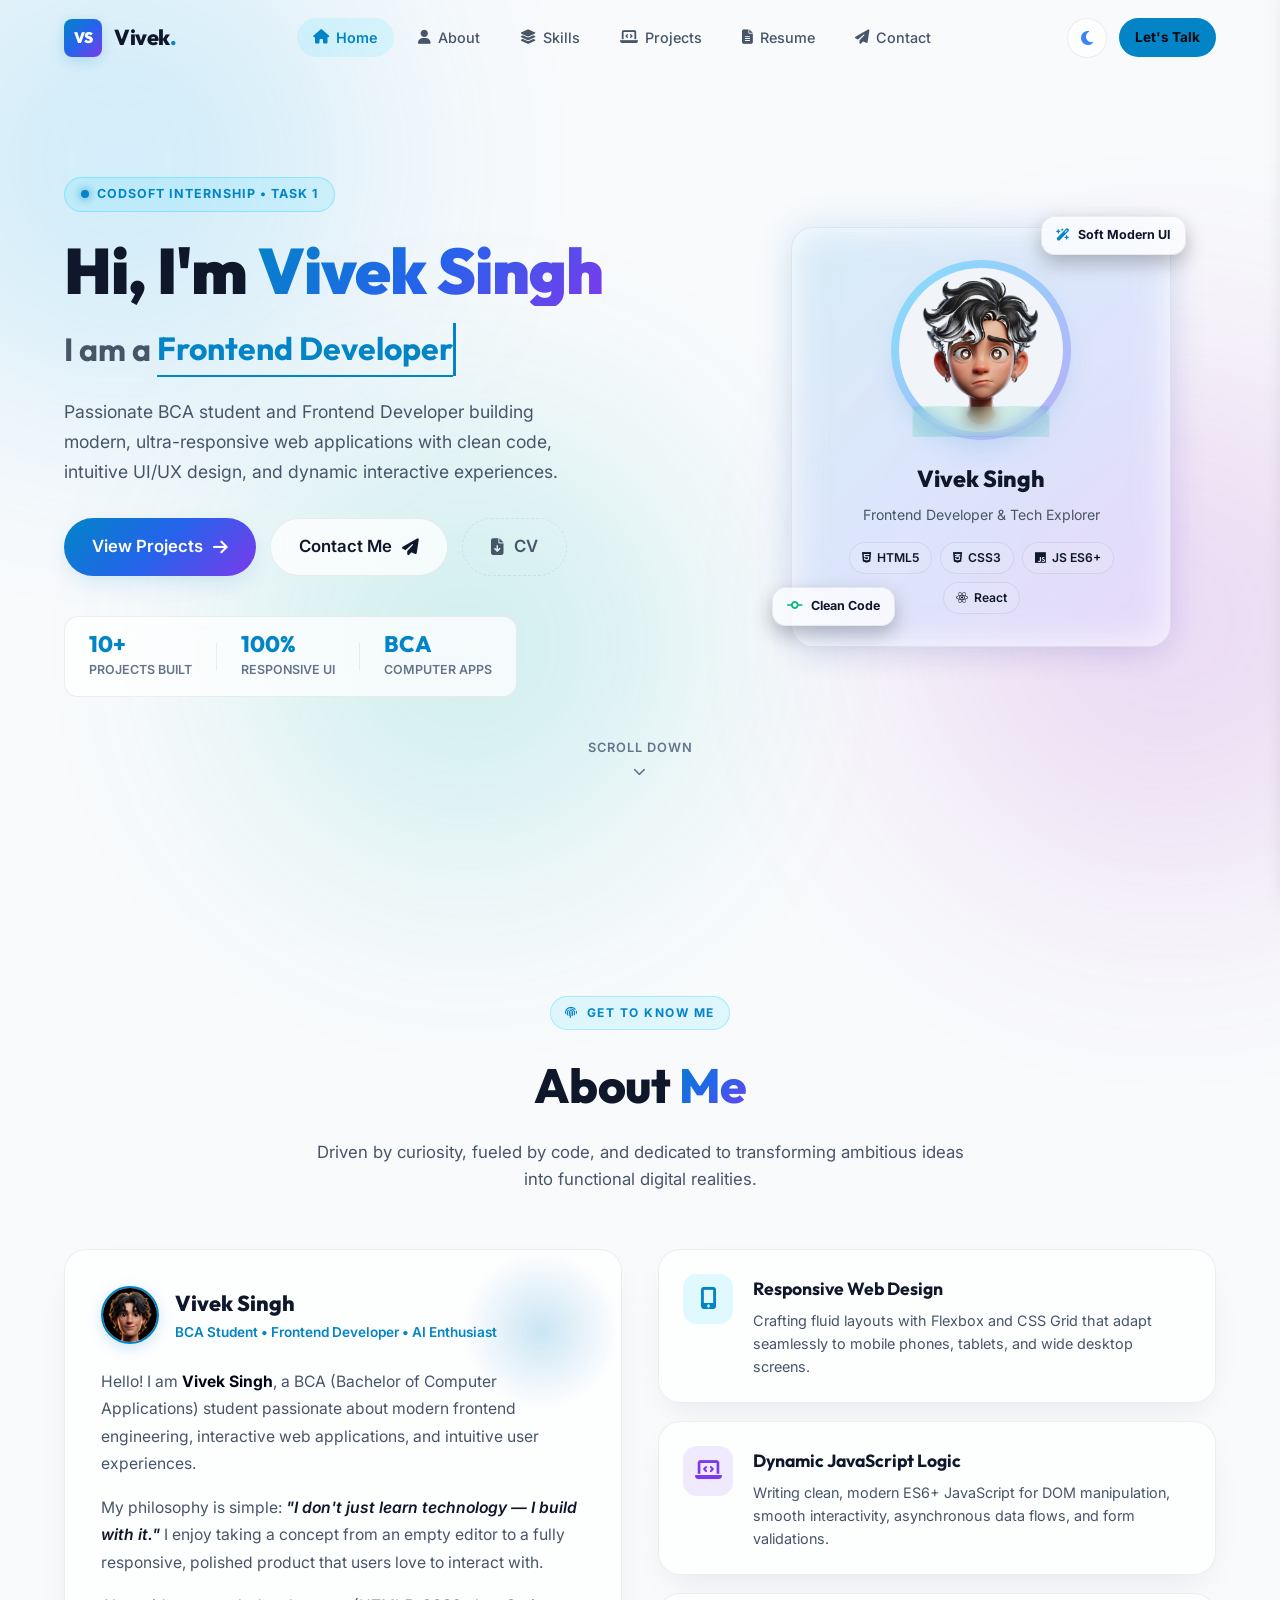
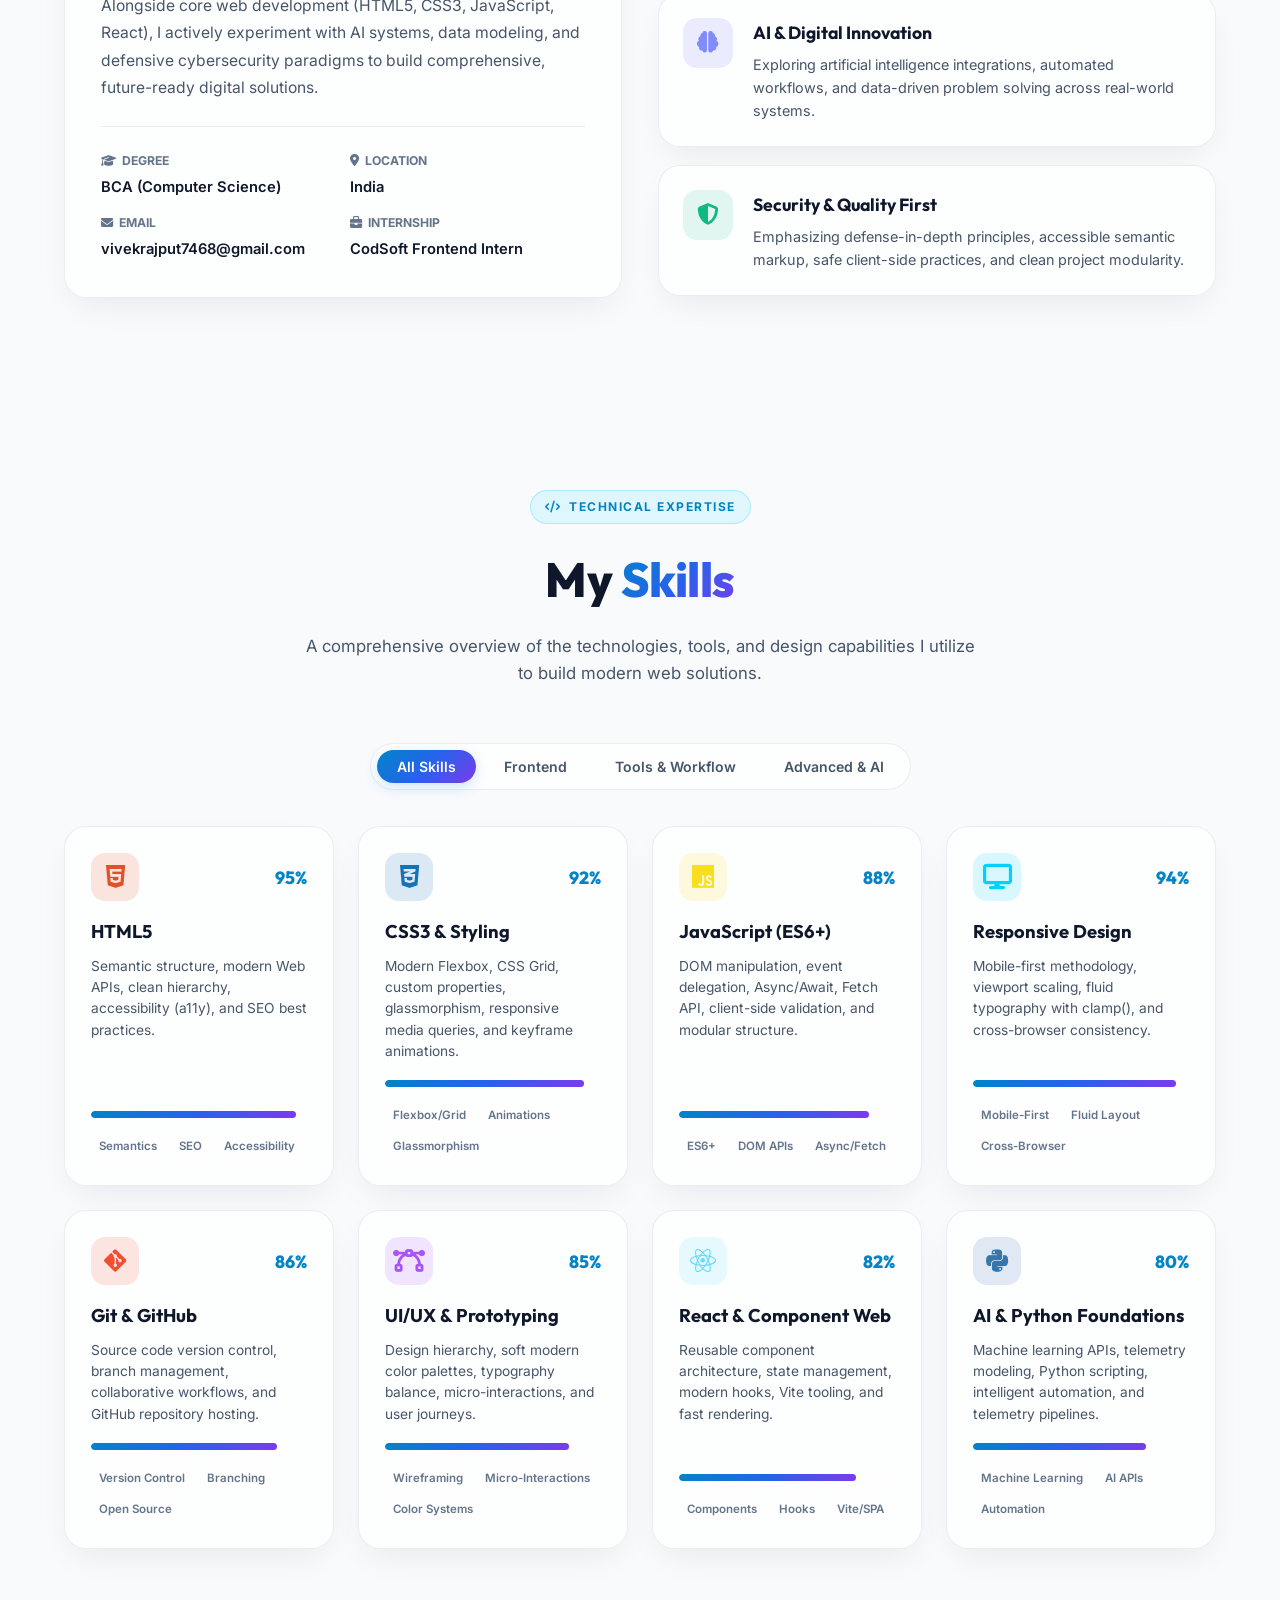
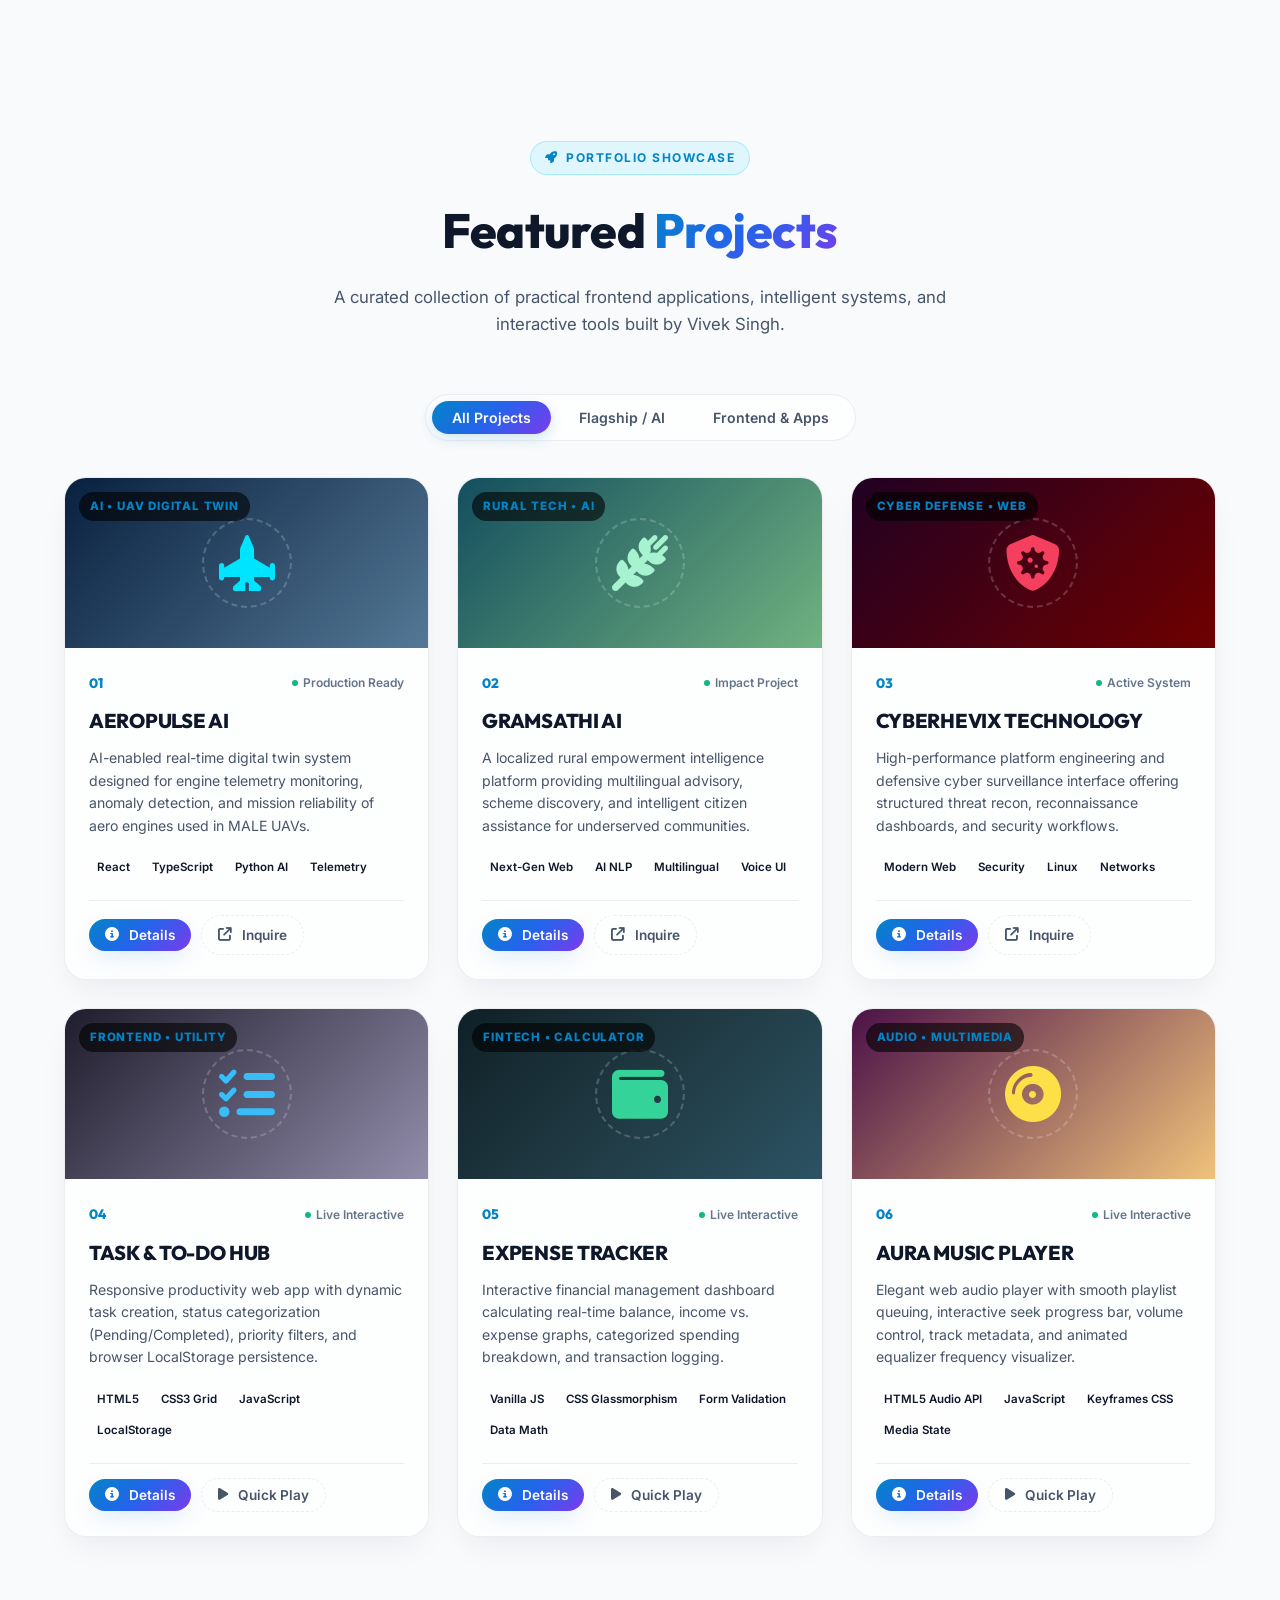
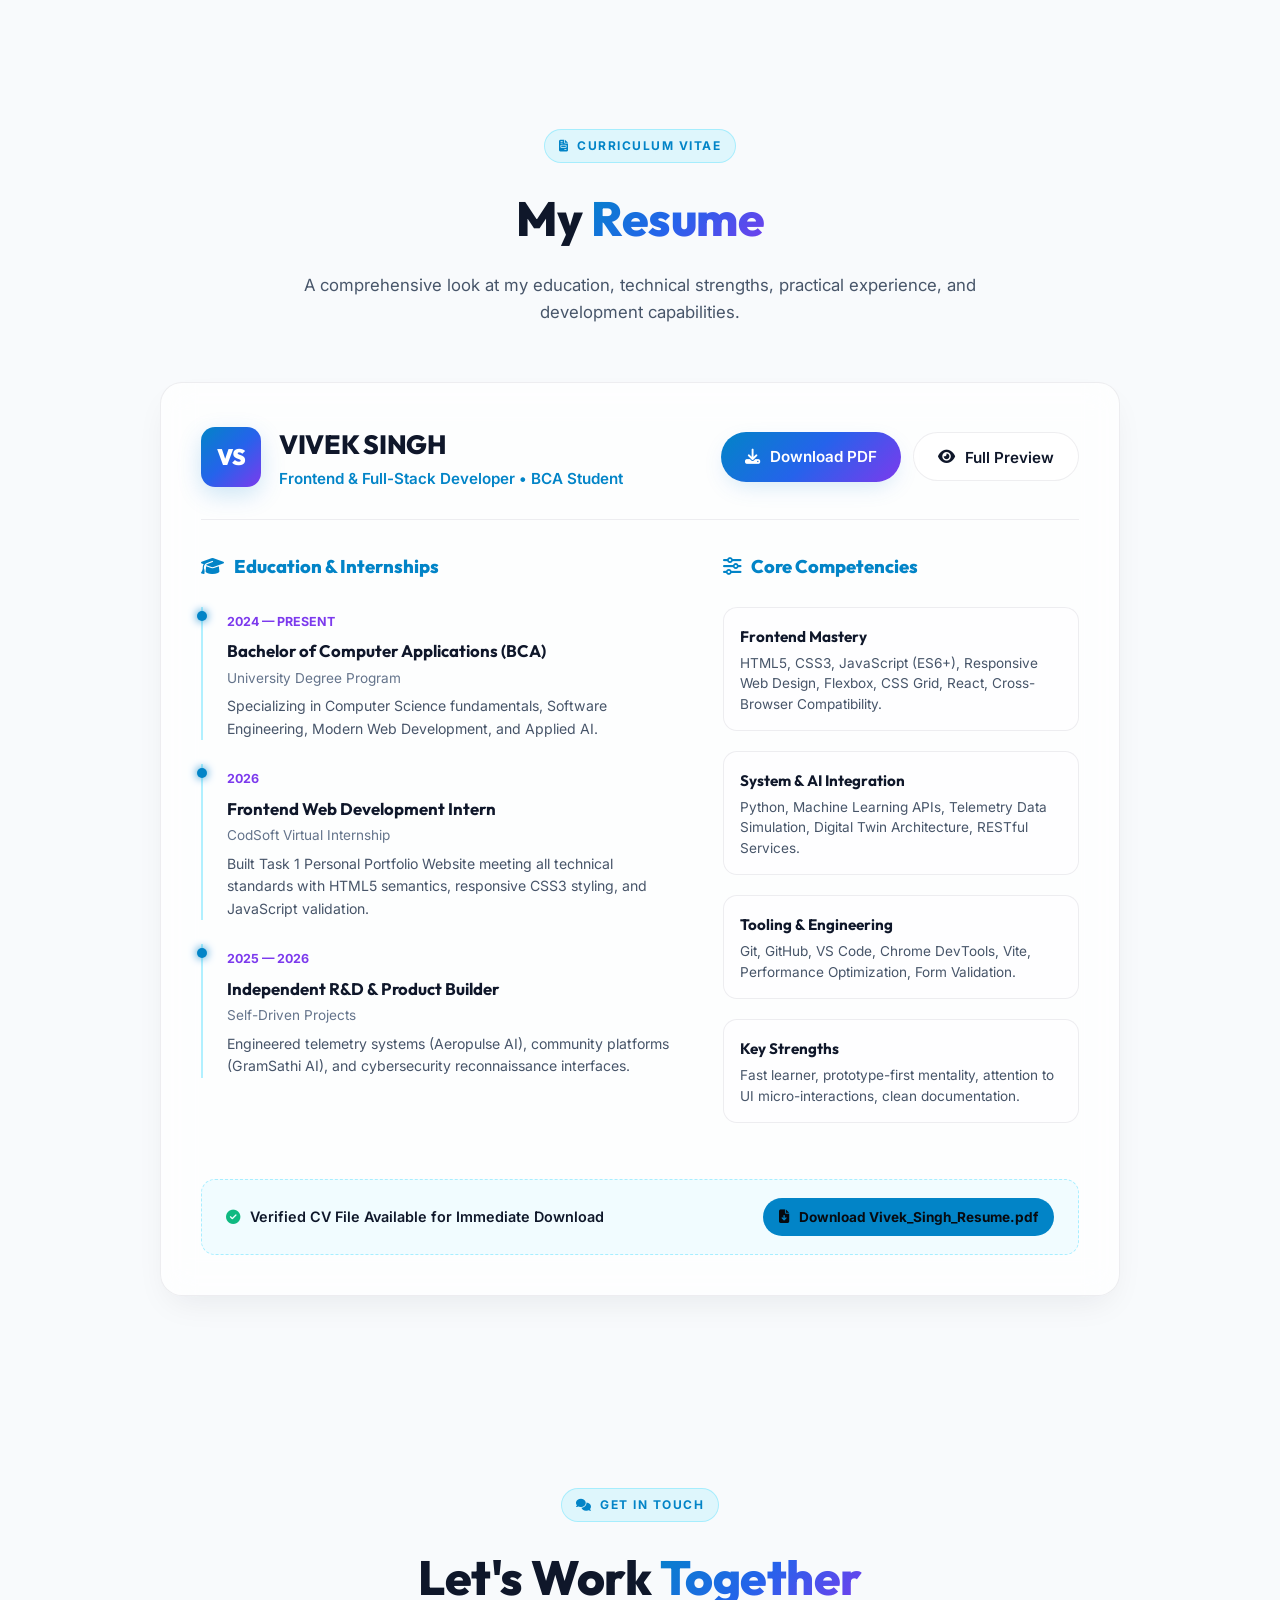
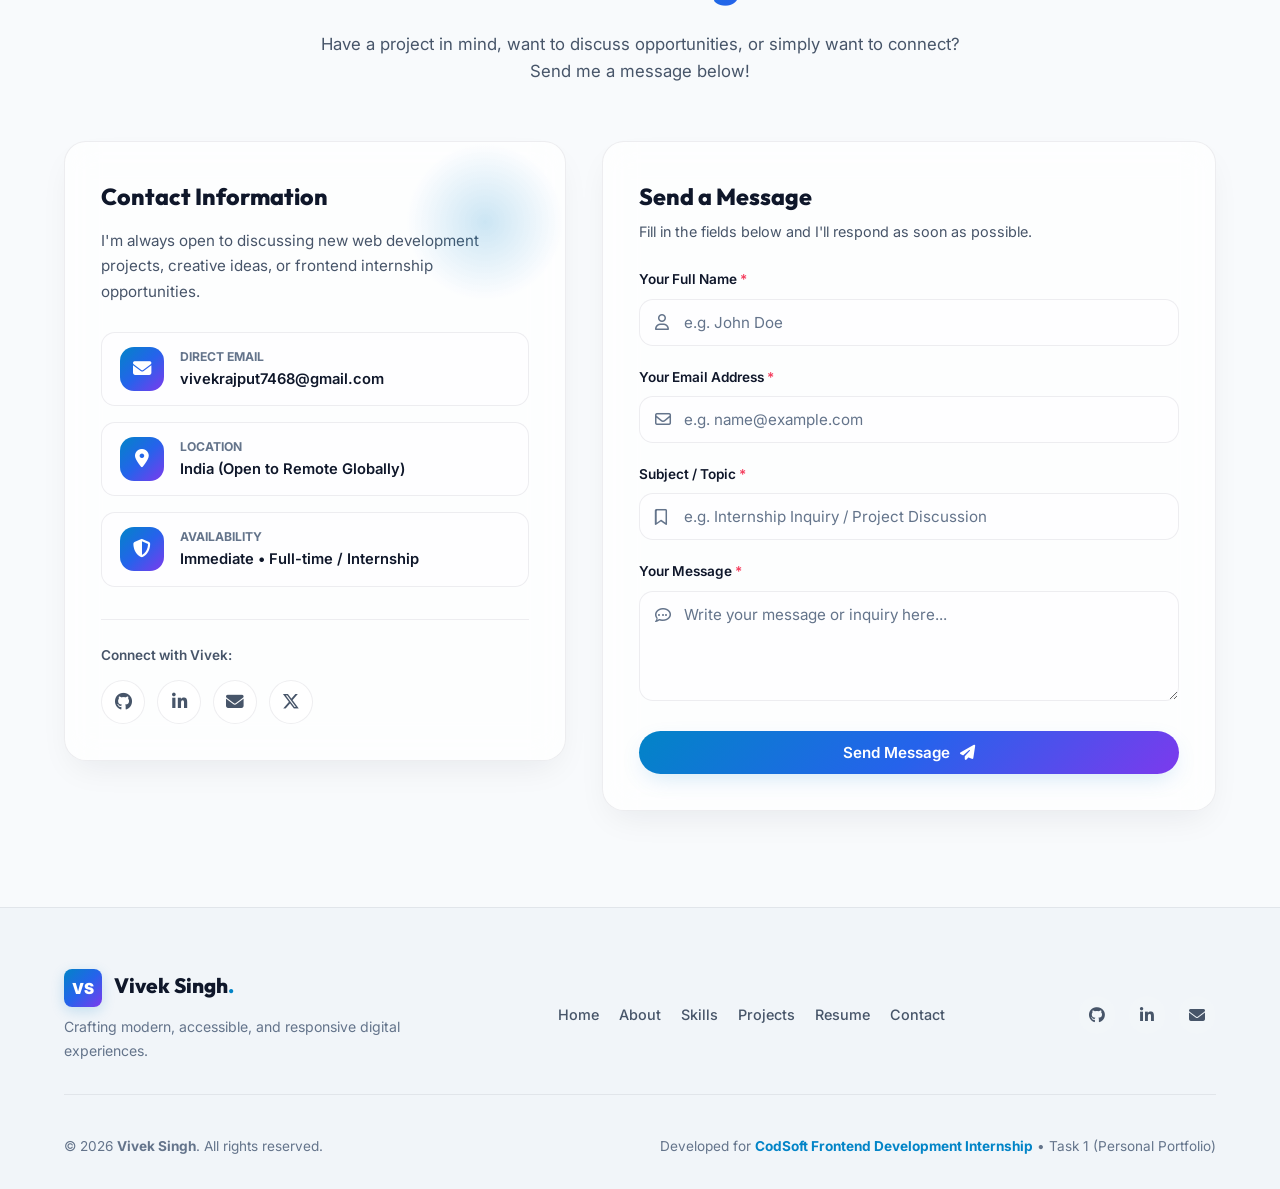
<file: CODSOFT _ TASK_1/index.html>
<!DOCTYPE html>
<html lang="en" data-theme="dark">
<head>
  <meta charset="UTF-8">
  <meta name="viewport" content="width=device-width, initial-scale=1.0">
  <meta name="description" content="Personal Portfolio of Vivek Singh - Frontend Developer and BCA student showcasing responsive web development, skills, projects, and resume for CodSoft Internship Task 1.">
  <meta name="keywords" content="Vivek Singh, Frontend Developer, CodSoft, Task 1, Portfolio, Web Developer, HTML, CSS, JavaScript, BCA">
  <meta name="author" content="Vivek Singh">
  <title>Vivek Singh | Frontend Developer & BCA Tech Builder</title>
  
  <!-- Favicon -->
  <link rel="icon" type="image/svg+xml" href="data:image/svg+xml,<svg xmlns='http://www.w3.org/2000/svg' viewBox='0 0 100 100'><rect width='100' height='100' rx='25' fill='%2300d2ff'/><text x='50%' y='55%' dominant-baseline='central' text-anchor='middle' font-family='sans-serif' font-weight='900' font-size='48' fill='%23070b14'>VS</text></svg>">

  <!-- Google Fonts: Outfit for display headers, Inter for smooth reading -->
  <link rel="preconnect" href="https://fonts.googleapis.com">
  <link rel="preconnect" href="https://fonts.gstatic.com" crossorigin>
  <link href="https://fonts.googleapis.com/css2?family=Inter:wght@300;400;500;600;700&family=Outfit:wght@500;600;700;800;900&display=swap" rel="stylesheet">

  <!-- Font Awesome Icons for polished, crisp visuals -->
  <link rel="stylesheet" href="https://cdnjs.cloudflare.com/ajax/libs/font-awesome/6.5.1/css/all.min.css">

  <!-- Main Stylesheet -->
  <link rel="stylesheet" href="style.css">
</head>
<body>
  <!-- Ambient Soft Glowing Background Orbs -->
  <div class="ambient-glow orb-1" aria-hidden="true"></div>
  <div class="ambient-glow orb-2" aria-hidden="true"></div>
  <div class="ambient-glow orb-3" aria-hidden="true"></div>

  <!-- Navigation Bar -->
  <header class="navbar" id="navbar">
    <div class="nav-container">
      <a href="#home" class="nav-brand" aria-label="Vivek Singh Home">
        <span class="brand-avatar">VS</span>
        <span class="brand-text">Vivek<span class="text-accent">.</span></span>
      </a>

      <!-- Desktop Navigation Menu -->
      <nav class="nav-menu" id="navMenu">
        <ul class="nav-list">
          <li class="nav-item"><a href="#home" class="nav-link active"><i class="fa-solid fa-house"></i> Home</a></li>
          <li class="nav-item"><a href="#about" class="nav-link"><i class="fa-solid fa-user"></i> About</a></li>
          <li class="nav-item"><a href="#skills" class="nav-link"><i class="fa-solid fa-layer-group"></i> Skills</a></li>
          <li class="nav-item"><a href="#projects" class="nav-link"><i class="fa-solid fa-laptop-code"></i> Projects</a></li>
          <li class="nav-item"><a href="#resume" class="nav-link"><i class="fa-solid fa-file-lines"></i> Resume</a></li>
          <li class="nav-item"><a href="#contact" class="nav-link"><i class="fa-solid fa-paper-plane"></i> Contact</a></li>
        </ul>
      </nav>

      <!-- Nav Actions (Theme Switcher + Mobile Toggle) -->
      <div class="nav-actions">
        <button id="themeToggle" class="theme-toggle-btn" aria-label="Toggle Dark and Light theme" title="Switch Theme">
          <i class="fa-solid fa-moon moon-icon"></i>
          <i class="fa-solid fa-sun sun-icon"></i>
        </button>

        <a href="#contact" class="btn btn-sm btn-accent nav-cta">Let's Talk</a>

        <button id="hamburgerBtn" class="hamburger-btn" aria-label="Toggle navigation menu" aria-expanded="false" aria-controls="navMenu">
          <span class="bar"></span>
          <span class="bar"></span>
          <span class="bar"></span>
        </button>
      </div>
    </div>
  </header>

  <!-- Mobile Navigation Drawer Overlay -->
  <div class="mobile-drawer" id="mobileDrawer">
    <div class="drawer-header">
      <div class="nav-brand">
        <span class="brand-avatar">VS</span>
        <span class="brand-text">Vivek<span class="text-accent">.</span></span>
      </div>
      <button id="closeDrawerBtn" class="close-btn" aria-label="Close menu">&times;</button>
    </div>
    <ul class="mobile-nav-list">
      <li><a href="#home" class="mobile-nav-link active"><i class="fa-solid fa-house"></i> Home</a></li>
      <li><a href="#about" class="mobile-nav-link"><i class="fa-solid fa-user"></i> About</a></li>
      <li><a href="#skills" class="mobile-nav-link"><i class="fa-solid fa-layer-group"></i> Skills</a></li>
      <li><a href="#projects" class="mobile-nav-link"><i class="fa-solid fa-laptop-code"></i> Projects</a></li>
      <li><a href="#resume" class="mobile-nav-link"><i class="fa-solid fa-file-lines"></i> Resume</a></li>
      <li><a href="#contact" class="mobile-nav-link"><i class="fa-solid fa-paper-plane"></i> Contact</a></li>
    </ul>
    <div class="drawer-footer">
      <a href="assets/Vivek_Singh_Resume.pdf" download="Vivek_Singh_Resume.pdf" class="btn btn-primary btn-block">
        <i class="fa-solid fa-download"></i> Download Resume
      </a>
    </div>
  </div>
  <div class="drawer-backdrop" id="drawerBackdrop"></div>

  <!-- Main Content -->
  <main>
    <!-- 1. HOME / HERO SECTION -->
    <section id="home" class="hero-section">
      <div class="container hero-container">
        <!-- Hero Text Content -->
        <div class="hero-content">
          <div class="badge-pill hero-badge">
            <span class="status-indicator"></span>
            <span>CODSOFT INTERNSHIP &bull; TASK 1</span>
          </div>

          <h1 class="hero-title">
            Hi, I'm <span class="gradient-text">Vivek Singh</span>
          </h1>

          <div class="hero-role-wrapper">
            <span class="role-static">I am a&nbsp;</span>
            <span class="role-dynamic" id="typewriterText"></span>
            <span class="cursor">&nbsp;</span>
          </div>

          <p class="hero-description">
            Passionate BCA student and Frontend Developer building modern, ultra-responsive web applications with clean code, intuitive UI/UX design, and dynamic interactive experiences.
          </p>

          <!-- Action Buttons -->
          <div class="hero-cta-group">
            <a href="#projects" class="btn btn-primary btn-lg">
              <span>View Projects</span>
              <i class="fa-solid fa-arrow-right"></i>
            </a>
            <a href="#contact" class="btn btn-secondary btn-lg">
              <span>Contact Me</span>
              <i class="fa-solid fa-paper-plane"></i>
            </a>
            <a href="assets/Vivek_Singh_Resume.pdf" download="Vivek_Singh_Resume.pdf" class="btn btn-ghost btn-lg" title="Direct PDF Download">
              <i class="fa-solid fa-file-arrow-down"></i>
              <span>CV</span>
            </a>
          </div>

          <!-- Hero Highlights / Stats -->
          <div class="hero-stats">
            <div class="stat-item">
              <span class="stat-number">10+</span>
              <span class="stat-label">Projects Built</span>
            </div>
            <div class="stat-divider"></div>
            <div class="stat-item">
              <span class="stat-number">100%</span>
              <span class="stat-label">Responsive UI</span>
            </div>
            <div class="stat-divider"></div>
            <div class="stat-item">
              <span class="stat-number">BCA</span>
              <span class="stat-label">Computer Apps</span>
            </div>
          </div>
        </div>

        <!-- Hero Visual Profile Card -->
        <div class="hero-visual">
          <div class="profile-card-glass">
            <div class="profile-card-glow"></div>
            
            <div class="avatar-wrapper">
              <img src="assets/avatar-3d-transparent.png" alt="Vivek Singh Avatar" class="avatar-img" onerror="this.onerror=null; this.src='assets/avatar-3d-smile.png';">
              <div class="live-status-chip" title="Currently Available">
                <span class="status-pulse"></span>
                <span>Available for Hire</span>
              </div>
            </div>

            <div class="profile-info">
              <h3 class="profile-name">Vivek Singh</h3>
              <p class="profile-title">Frontend Developer & Tech Explorer</p>
              
              <!-- Floating Tech Badges -->
              <div class="tech-pills-row">
                <span class="tech-pill"><i class="fa-brands fa-html5"></i> HTML5</span>
                <span class="tech-pill"><i class="fa-brands fa-css3-alt"></i> CSS3</span>
                <span class="tech-pill"><i class="fa-brands fa-js"></i> JS ES6+</span>
                <span class="tech-pill"><i class="fa-brands fa-react"></i> React</span>
              </div>
            </div>

            <!-- Floating Micro-Cards -->
            <div class="floating-badge badge-top-right">
              <i class="fa-solid fa-wand-magic-sparkles text-accent"></i>
              <span>Soft Modern UI</span>
            </div>

            <div class="floating-badge badge-bottom-left">
              <i class="fa-solid fa-code-commit text-emerald"></i>
              <span>Clean Code</span>
            </div>
          </div>
        </div>
      </div>
      
      <!-- Scroll Indicator -->
      <a href="#about" class="scroll-down-indicator" aria-label="Scroll to About section">
        <span>Scroll Down</span>
        <i class="fa-solid fa-chevron-down bounce-icon"></i>
      </a>
    </section>

    <!-- 2. ABOUT SECTION -->
    <section id="about" class="section about-section">
      <div class="container">
        <div class="section-header">
          <div class="section-tag">
            <i class="fa-solid fa-fingerprint"></i>
            <span>GET TO KNOW ME</span>
          </div>
          <h2 class="section-title">About <span class="gradient-text">Me</span></h2>
          <p class="section-subtitle">
            Driven by curiosity, fueled by code, and dedicated to transforming ambitious ideas into functional digital realities.
          </p>
        </div>

        <div class="about-grid">
          <!-- Left Bio Card -->
          <div class="about-bio-card glass-card">
            <div class="card-glow-accent"></div>
            <div class="bio-header">
              <div class="avatar-small">
                <img src="assets/avatar-3d-smile.png" alt="Vivek Singh" onerror="this.onerror=null; this.src='assets/avatar-3d-transparent.png';">
              </div>
              <div>
                <h3 class="bio-name">Vivek Singh</h3>
                <p class="bio-subtitle">BCA Student &bull; Frontend Developer &bull; AI Enthusiast</p>
              </div>
            </div>

            <p class="bio-paragraph">
              Hello! I am <strong class="text-highlight">Vivek Singh</strong>, a BCA (Bachelor of Computer Applications) student passionate about modern frontend engineering, interactive web applications, and intuitive user experiences.
            </p>

            <p class="bio-paragraph">
              My philosophy is simple: <em class="quote-text">"I don't just learn technology — I build with it."</em> I enjoy taking a concept from an empty editor to a fully responsive, polished product that users love to interact with.
            </p>

            <p class="bio-paragraph">
              Alongside core web development (HTML5, CSS3, JavaScript, React), I actively experiment with AI systems, data modeling, and defensive cybersecurity paradigms to build comprehensive, future-ready digital solutions.
            </p>

            <!-- Quick Details Matrix -->
            <div class="details-matrix">
              <div class="detail-box">
                <span class="detail-label"><i class="fa-solid fa-graduation-cap"></i> Degree</span>
                <span class="detail-val">BCA (Computer Science)</span>
              </div>
              <div class="detail-box">
                <span class="detail-label"><i class="fa-solid fa-location-dot"></i> Location</span>
                <span class="detail-val">India</span>
              </div>
              <div class="detail-box">
                <span class="detail-label"><i class="fa-solid fa-envelope"></i> Email</span>
                <span class="detail-val">vivekrajput7468@gmail.com</span>
              </div>
              <div class="detail-box">
                <span class="detail-label"><i class="fa-solid fa-briefcase"></i> Internship</span>
                <span class="detail-val">CodSoft Frontend Intern</span>
              </div>
            </div>
          </div>

          <!-- Right Feature Cards -->
          <div class="about-features-grid">
            <div class="feature-card glass-card">
              <div class="feature-icon icon-cyan">
                <i class="fa-solid fa-mobile-screen-button"></i>
              </div>
              <div class="feature-info">
                <h4>Responsive Web Design</h4>
                <p>Crafting fluid layouts with Flexbox and CSS Grid that adapt seamlessly to mobile phones, tablets, and wide desktop screens.</p>
              </div>
            </div>

            <div class="feature-card glass-card">
              <div class="feature-icon icon-purple">
                <i class="fa-solid fa-laptop-code"></i>
              </div>
              <div class="feature-info">
                <h4>Dynamic JavaScript Logic</h4>
                <p>Writing clean, modern ES6+ JavaScript for DOM manipulation, smooth interactivity, asynchronous data flows, and form validations.</p>
              </div>
            </div>

            <div class="feature-card glass-card">
              <div class="feature-icon icon-indigo">
                <i class="fa-solid fa-brain"></i>
              </div>
              <div class="feature-info">
                <h4>AI & Digital Innovation</h4>
                <p>Exploring artificial intelligence integrations, automated workflows, and data-driven problem solving across real-world systems.</p>
              </div>
            </div>

            <div class="feature-card glass-card">
              <div class="feature-icon icon-emerald">
                <i class="fa-solid fa-shield-halved"></i>
              </div>
              <div class="feature-info">
                <h4>Security & Quality First</h4>
                <p>Emphasizing defense-in-depth principles, accessible semantic markup, safe client-side practices, and clean project modularity.</p>
              </div>
            </div>
          </div>
        </div>
      </div>
    </section>

    <!-- 3. SKILLS SECTION -->
    <section id="skills" class="section skills-section">
      <div class="container">
        <div class="section-header">
          <div class="section-tag">
            <i class="fa-solid fa-code"></i>
            <span>TECHNICAL EXPERTISE</span>
          </div>
          <h2 class="section-title">My <span class="gradient-text">Skills</span></h2>
          <p class="section-subtitle">
            A comprehensive overview of the technologies, tools, and design capabilities I utilize to build modern web solutions.
          </p>
        </div>

        <!-- Skills Filter Tabs -->
        <div class="filter-tabs-wrapper">
          <div class="filter-tabs">
            <button class="filter-btn active" data-filter="all">All Skills</button>
            <button class="filter-btn" data-filter="frontend">Frontend</button>
            <button class="filter-btn" data-filter="tools">Tools & Workflow</button>
            <button class="filter-btn" data-filter="advanced">Advanced & AI</button>
          </div>
        </div>

        <!-- Skills Grid -->
        <div class="skills-grid" id="skillsGrid">
          <!-- Skill: HTML5 -->
          <div class="skill-card glass-card" data-category="frontend">
            <div class="skill-top">
              <div class="skill-icon html-icon">
                <i class="fa-brands fa-html5"></i>
              </div>
              <span class="skill-percent">95%</span>
            </div>
            <h3 class="skill-name">HTML5</h3>
            <p class="skill-desc">Semantic structure, modern Web APIs, clean hierarchy, accessibility (a11y), and SEO best practices.</p>
            <div class="progress-bar-bg">
              <div class="progress-bar-fill" style="--target-width: 95%;"></div>
            </div>
            <div class="skill-tags">
              <span>Semantics</span>
              <span>SEO</span>
              <span>Accessibility</span>
            </div>
          </div>

          <!-- Skill: CSS3 -->
          <div class="skill-card glass-card" data-category="frontend">
            <div class="skill-top">
              <div class="skill-icon css-icon">
                <i class="fa-brands fa-css3-alt"></i>
              </div>
              <span class="skill-percent">92%</span>
            </div>
            <h3 class="skill-name">CSS3 & Styling</h3>
            <p class="skill-desc">Modern Flexbox, CSS Grid, custom properties, glassmorphism, responsive media queries, and keyframe animations.</p>
            <div class="progress-bar-bg">
              <div class="progress-bar-fill" style="--target-width: 92%;"></div>
            </div>
            <div class="skill-tags">
              <span>Flexbox/Grid</span>
              <span>Animations</span>
              <span>Glassmorphism</span>
            </div>
          </div>

          <!-- Skill: JavaScript -->
          <div class="skill-card glass-card" data-category="frontend">
            <div class="skill-top">
              <div class="skill-icon js-icon">
                <i class="fa-brands fa-js"></i>
              </div>
              <span class="skill-percent">88%</span>
            </div>
            <h3 class="skill-name">JavaScript (ES6+)</h3>
            <p class="skill-desc">DOM manipulation, event delegation, Async/Await, Fetch API, client-side validation, and modular structure.</p>
            <div class="progress-bar-bg">
              <div class="progress-bar-fill" style="--target-width: 88%;"></div>
            </div>
            <div class="skill-tags">
              <span>ES6+</span>
              <span>DOM APIs</span>
              <span>Async/Fetch</span>
            </div>
          </div>

          <!-- Skill: Responsive Design -->
          <div class="skill-card glass-card" data-category="frontend">
            <div class="skill-top">
              <div class="skill-icon responsive-icon">
                <i class="fa-solid fa-display"></i>
              </div>
              <span class="skill-percent">94%</span>
            </div>
            <h3 class="skill-name">Responsive Design</h3>
            <p class="skill-desc">Mobile-first methodology, viewport scaling, fluid typography with clamp(), and cross-browser consistency.</p>
            <div class="progress-bar-bg">
              <div class="progress-bar-fill" style="--target-width: 94%;"></div>
            </div>
            <div class="skill-tags">
              <span>Mobile-First</span>
              <span>Fluid Layout</span>
              <span>Cross-Browser</span>
            </div>
          </div>

          <!-- Skill: Git & GitHub -->
          <div class="skill-card glass-card" data-category="tools">
            <div class="skill-top">
              <div class="skill-icon git-icon">
                <i class="fa-brands fa-git-alt"></i>
              </div>
              <span class="skill-percent">86%</span>
            </div>
            <h3 class="skill-name">Git & GitHub</h3>
            <p class="skill-desc">Source code version control, branch management, collaborative workflows, and GitHub repository hosting.</p>
            <div class="progress-bar-bg">
              <div class="progress-bar-fill" style="--target-width: 86%;"></div>
            </div>
            <div class="skill-tags">
              <span>Version Control</span>
              <span>Branching</span>
              <span>Open Source</span>
            </div>
          </div>

          <!-- Skill: UI/UX & Design Systems -->
          <div class="skill-card glass-card" data-category="tools">
            <div class="skill-top">
              <div class="skill-icon uiux-icon">
                <i class="fa-solid fa-bezier-curve"></i>
              </div>
              <span class="skill-percent">85%</span>
            </div>
            <h3 class="skill-name">UI/UX & Prototyping</h3>
            <p class="skill-desc">Design hierarchy, soft modern color palettes, typography balance, micro-interactions, and user journeys.</p>
            <div class="progress-bar-bg">
              <div class="progress-bar-fill" style="--target-width: 85%;"></div>
            </div>
            <div class="skill-tags">
              <span>Wireframing</span>
              <span>Micro-Interactions</span>
              <span>Color Systems</span>
            </div>
          </div>

          <!-- Skill: React & Modern Web -->
          <div class="skill-card glass-card" data-category="advanced">
            <div class="skill-top">
              <div class="skill-icon react-icon">
                <i class="fa-brands fa-react"></i>
              </div>
              <span class="skill-percent">82%</span>
            </div>
            <h3 class="skill-name">React & Component Web</h3>
            <p class="skill-desc">Reusable component architecture, state management, modern hooks, Vite tooling, and fast rendering.</p>
            <div class="progress-bar-bg">
              <div class="progress-bar-fill" style="--target-width: 82%;"></div>
            </div>
            <div class="skill-tags">
              <span>Components</span>
              <span>Hooks</span>
              <span>Vite/SPA</span>
            </div>
          </div>

          <!-- Skill: AI & Python Foundations -->
          <div class="skill-card glass-card" data-category="advanced">
            <div class="skill-top">
              <div class="skill-icon python-icon">
                <i class="fa-brands fa-python"></i>
              </div>
              <span class="skill-percent">80%</span>
            </div>
            <h3 class="skill-name">AI & Python Foundations</h3>
            <p class="skill-desc">Machine learning APIs, telemetry modeling, Python scripting, intelligent automation, and telemetry pipelines.</p>
            <div class="progress-bar-bg">
              <div class="progress-bar-fill" style="--target-width: 80%;"></div>
            </div>
            <div class="skill-tags">
              <span>Machine Learning</span>
              <span>AI APIs</span>
              <span>Automation</span>
            </div>
          </div>
        </div>
      </div>
    </section>

    <!-- 4. PROJECTS SECTION -->
    <section id="projects" class="section projects-section">
      <div class="container">
        <div class="section-header">
          <div class="section-tag">
            <i class="fa-solid fa-rocket"></i>
            <span>PORTFOLIO SHOWCASE</span>
          </div>
          <h2 class="section-title">Featured <span class="gradient-text">Projects</span></h2>
          <p class="section-subtitle">
            A curated collection of practical frontend applications, intelligent systems, and interactive tools built by Vivek Singh.
          </p>
        </div>

        <!-- Project Filter Buttons -->
        <div class="filter-tabs-wrapper">
          <div class="filter-tabs">
            <button class="project-filter-btn active" data-pfilter="all">All Projects</button>
            <button class="project-filter-btn" data-pfilter="featured">Flagship / AI</button>
            <button class="project-filter-btn" data-pfilter="frontend">Frontend & Apps</button>
          </div>
        </div>

        <!-- Projects Grid -->
        <div class="projects-grid" id="projectsGrid">
          <!-- Project 1: Aeropulse AI -->
          <article class="project-card glass-card" data-pcat="featured">
            <div class="project-thumb-wrapper">
              <div class="project-badge">AI &bull; UAV DIGITAL TWIN</div>
              <div class="project-thumb-art art-aeropulse">
                <i class="fa-solid fa-jet-fighter-up"></i>
                <div class="pulse-ring"></div>
              </div>
            </div>
            <div class="project-body">
              <div class="project-meta">
                <span class="project-num">01</span>
                <span class="project-status"><span class="dot-online"></span> Production Ready</span>
              </div>
              <h3 class="project-title">AEROPULSE AI</h3>
              <p class="project-summary">
                AI-enabled real-time digital twin system designed for engine telemetry monitoring, anomaly detection, and mission reliability of aero engines used in MALE UAVs.
              </p>
              <div class="project-tech-stack">
                <span>React</span>
                <span>TypeScript</span>
                <span>Python AI</span>
                <span>Telemetry</span>
              </div>
              <div class="project-actions">
                <button class="btn btn-sm btn-primary project-modal-trigger" data-project="aeropulse">
                  <i class="fa-solid fa-circle-info"></i> Details
                </button>
                <a href="#contact" class="btn btn-sm btn-ghost">
                  <i class="fa-solid fa-arrow-up-right-from-square"></i> Inquire
                </a>
              </div>
            </div>
          </article>

          <!-- Project 2: GramSathi AI -->
          <article class="project-card glass-card" data-pcat="featured">
            <div class="project-thumb-wrapper">
              <div class="project-badge">RURAL TECH &bull; AI</div>
              <div class="project-thumb-art art-gramsathi">
                <i class="fa-solid fa-wheat-awn"></i>
                <div class="pulse-ring"></div>
              </div>
            </div>
            <div class="project-body">
              <div class="project-meta">
                <span class="project-num">02</span>
                <span class="project-status"><span class="dot-online"></span> Impact Project</span>
              </div>
              <h3 class="project-title">GRAMSATHI AI</h3>
              <p class="project-summary">
                A localized rural empowerment intelligence platform providing multilingual advisory, scheme discovery, and intelligent citizen assistance for underserved communities.
              </p>
              <div class="project-tech-stack">
                <span>Next-Gen Web</span>
                <span>AI NLP</span>
                <span>Multilingual</span>
                <span>Voice UI</span>
              </div>
              <div class="project-actions">
                <button class="btn btn-sm btn-primary project-modal-trigger" data-project="gramsathi">
                  <i class="fa-solid fa-circle-info"></i> Details
                </button>
                <a href="#contact" class="btn btn-sm btn-ghost">
                  <i class="fa-solid fa-arrow-up-right-from-square"></i> Inquire
                </a>
              </div>
            </div>
          </article>

          <!-- Project 3: Cyberhevix Technology -->
          <article class="project-card glass-card" data-pcat="featured">
            <div class="project-thumb-wrapper">
              <div class="project-badge">CYBER DEFENSE &bull; WEB</div>
              <div class="project-thumb-art art-cyberhevix">
                <i class="fa-solid fa-shield-virus"></i>
                <div class="pulse-ring"></div>
              </div>
            </div>
            <div class="project-body">
              <div class="project-meta">
                <span class="project-num">03</span>
                <span class="project-status"><span class="dot-online"></span> Active System</span>
              </div>
              <h3 class="project-title">CYBERHEVIX TECHNOLOGY</h3>
              <p class="project-summary">
                High-performance platform engineering and defensive cyber surveillance interface offering structured threat recon, reconnaissance dashboards, and security workflows.
              </p>
              <div class="project-tech-stack">
                <span>Modern Web</span>
                <span>Security</span>
                <span>Linux</span>
                <span>Networks</span>
              </div>
              <div class="project-actions">
                <button class="btn btn-sm btn-primary project-modal-trigger" data-project="cyberhevix">
                  <i class="fa-solid fa-circle-info"></i> Details
                </button>
                <a href="#contact" class="btn btn-sm btn-ghost">
                  <i class="fa-solid fa-arrow-up-right-from-square"></i> Inquire
                </a>
              </div>
            </div>
          </article>

          <!-- Project 4: Interactive Task & To-Do Hub -->
          <article class="project-card glass-card" data-pcat="frontend">
            <div class="project-thumb-wrapper">
              <div class="project-badge">FRONTEND &bull; UTILITY</div>
              <div class="project-thumb-art art-todo">
                <i class="fa-solid fa-list-check"></i>
                <div class="pulse-ring"></div>
              </div>
            </div>
            <div class="project-body">
              <div class="project-meta">
                <span class="project-num">04</span>
                <span class="project-status"><span class="dot-online"></span> Live Interactive</span>
              </div>
              <h3 class="project-title">TASK & TO-DO HUB</h3>
              <p class="project-summary">
                Responsive productivity web app with dynamic task creation, status categorization (Pending/Completed), priority filters, and browser LocalStorage persistence.
              </p>
              <div class="project-tech-stack">
                <span>HTML5</span>
                <span>CSS3 Grid</span>
                <span>JavaScript</span>
                <span>LocalStorage</span>
              </div>
              <div class="project-actions">
                <button class="btn btn-sm btn-primary project-modal-trigger" data-project="todo">
                  <i class="fa-solid fa-circle-info"></i> Details
                </button>
                <button class="btn btn-sm btn-ghost quick-demo-btn" data-demo="todo">
                  <i class="fa-solid fa-play"></i> Quick Play
                </button>
              </div>
            </div>
          </article>

          <!-- Project 5: Smart Expense Tracker -->
          <article class="project-card glass-card" data-pcat="frontend">
            <div class="project-thumb-wrapper">
              <div class="project-badge">FINTECH &bull; CALCULATOR</div>
              <div class="project-thumb-art art-expense">
                <i class="fa-solid fa-wallet"></i>
                <div class="pulse-ring"></div>
              </div>
            </div>
            <div class="project-body">
              <div class="project-meta">
                <span class="project-num">05</span>
                <span class="project-status"><span class="dot-online"></span> Live Interactive</span>
              </div>
              <h3 class="project-title">EXPENSE TRACKER</h3>
              <p class="project-summary">
                Interactive financial management dashboard calculating real-time balance, income vs. expense graphs, categorized spending breakdown, and transaction logging.
              </p>
              <div class="project-tech-stack">
                <span>Vanilla JS</span>
                <span>CSS Glassmorphism</span>
                <span>Form Validation</span>
                <span>Data Math</span>
              </div>
              <div class="project-actions">
                <button class="btn btn-sm btn-primary project-modal-trigger" data-project="expense">
                  <i class="fa-solid fa-circle-info"></i> Details
                </button>
                <button class="btn btn-sm btn-ghost quick-demo-btn" data-demo="expense">
                  <i class="fa-solid fa-play"></i> Quick Play
                </button>
              </div>
            </div>
          </article>

          <!-- Project 6: Modern Audio Streamer -->
          <article class="project-card glass-card" data-pcat="frontend">
            <div class="project-thumb-wrapper">
              <div class="project-badge">AUDIO &bull; MULTIMEDIA</div>
              <div class="project-thumb-art art-music">
                <i class="fa-solid fa-compact-disc"></i>
                <div class="pulse-ring"></div>
              </div>
            </div>
            <div class="project-body">
              <div class="project-meta">
                <span class="project-num">06</span>
                <span class="project-status"><span class="dot-online"></span> Live Interactive</span>
              </div>
              <h3 class="project-title">AURA MUSIC PLAYER</h3>
              <p class="project-summary">
                Elegant web audio player with smooth playlist queuing, interactive seek progress bar, volume control, track metadata, and animated equalizer frequency visualizer.
              </p>
              <div class="project-tech-stack">
                <span>HTML5 Audio API</span>
                <span>JavaScript</span>
                <span>Keyframes CSS</span>
                <span>Media State</span>
              </div>
              <div class="project-actions">
                <button class="btn btn-sm btn-primary project-modal-trigger" data-project="music">
                  <i class="fa-solid fa-circle-info"></i> Details
                </button>
                <button class="btn btn-sm btn-ghost quick-demo-btn" data-demo="music">
                  <i class="fa-solid fa-play"></i> Quick Play
                </button>
              </div>
            </div>
          </article>
        </div>
      </div>
    </section>

    <!-- 5. RESUME SECTION -->
    <section id="resume" class="section resume-section">
      <div class="container">
        <div class="section-header">
          <div class="section-tag">
            <i class="fa-solid fa-file-invoice"></i>
            <span>CURRICULUM VITAE</span>
          </div>
          <h2 class="section-title">My <span class="gradient-text">Resume</span></h2>
          <p class="section-subtitle">
            A comprehensive look at my education, technical strengths, practical experience, and development capabilities.
          </p>
        </div>

        <div class="resume-card-container">
          <div class="resume-sheet glass-card">
            <!-- Sheet Header -->
            <div class="resume-sheet-header">
              <div class="resume-header-left">
                <div class="resume-avatar-badge">VS</div>
                <div>
                  <h3 class="resume-name">VIVEK SINGH</h3>
                  <p class="resume-role">Frontend & Full-Stack Developer &bull; BCA Student</p>
                </div>
              </div>
              <div class="resume-actions-top">
                <a href="assets/Vivek_Singh_Resume.pdf" download="Vivek_Singh_Resume.pdf" class="btn btn-primary" id="downloadResumeBtn">
                  <i class="fa-solid fa-download"></i> Download PDF
                </a>
                <button class="btn btn-secondary" id="previewResumeBtn">
                  <i class="fa-solid fa-eye"></i> Full Preview
                </button>
              </div>
            </div>

            <!-- Resume Content Columns -->
            <div class="resume-sheet-body">
              <!-- Left Column: Education & Experience -->
              <div class="resume-col">
                <h4 class="resume-col-title"><i class="fa-solid fa-graduation-cap"></i> Education & Internships</h4>
                
                <div class="resume-timeline-item">
                  <span class="timeline-date">2024 — Present</span>
                  <h5 class="timeline-title">Bachelor of Computer Applications (BCA)</h5>
                  <p class="timeline-org">University Degree Program</p>
                  <p class="timeline-desc">Specializing in Computer Science fundamentals, Software Engineering, Modern Web Development, and Applied AI.</p>
                </div>

                <div class="resume-timeline-item">
                  <span class="timeline-date">2026</span>
                  <h5 class="timeline-title">Frontend Web Development Intern</h5>
                  <p class="timeline-org">CodSoft Virtual Internship</p>
                  <p class="timeline-desc">Built Task 1 Personal Portfolio Website meeting all technical standards with HTML5 semantics, responsive CSS3 styling, and JavaScript validation.</p>
                </div>

                <div class="resume-timeline-item">
                  <span class="timeline-date">2025 — 2026</span>
                  <h5 class="timeline-title">Independent R&D & Product Builder</h5>
                  <p class="timeline-org">Self-Driven Projects</p>
                  <p class="timeline-desc">Engineered telemetry systems (Aeropulse AI), community platforms (GramSathi AI), and cybersecurity reconnaissance interfaces.</p>
                </div>
              </div>

              <!-- Right Column: Core Competencies & Skills -->
              <div class="resume-col">
                <h4 class="resume-col-title"><i class="fa-solid fa-sliders"></i> Core Competencies</h4>

                <div class="resume-skill-group">
                  <h5 class="group-title">Frontend Mastery</h5>
                  <p class="group-text">HTML5, CSS3, JavaScript (ES6+), Responsive Web Design, Flexbox, CSS Grid, React, Cross-Browser Compatibility.</p>
                </div>

                <div class="resume-skill-group">
                  <h5 class="group-title">System & AI Integration</h5>
                  <p class="group-text">Python, Machine Learning APIs, Telemetry Data Simulation, Digital Twin Architecture, RESTful Services.</p>
                </div>

                <div class="resume-skill-group">
                  <h5 class="group-title">Tooling & Engineering</h5>
                  <p class="group-text">Git, GitHub, VS Code, Chrome DevTools, Vite, Performance Optimization, Form Validation.</p>
                </div>

                <div class="resume-skill-group">
                  <h5 class="group-title">Key Strengths</h5>
                  <p class="group-text">Fast learner, prototype-first mentality, attention to UI micro-interactions, clean documentation.</p>
                </div>
              </div>
            </div>

            <!-- Resume Bottom Download Strip -->
            <div class="resume-bottom-strip">
              <div class="strip-text">
                <i class="fa-solid fa-circle-check text-emerald"></i>
                <span>Verified CV File Available for Immediate Download</span>
              </div>
              <a href="assets/Vivek_Singh_Resume.pdf" download="Vivek_Singh_Resume.pdf" class="btn btn-sm btn-accent">
                <i class="fa-solid fa-file-arrow-down"></i> Download Vivek_Singh_Resume.pdf
              </a>
            </div>
          </div>
        </div>
      </div>
    </section>

    <!-- 6. CONTACT SECTION -->
    <section id="contact" class="section contact-section">
      <div class="container">
        <div class="section-header">
          <div class="section-tag">
            <i class="fa-solid fa-comments"></i>
            <span>GET IN TOUCH</span>
          </div>
          <h2 class="section-title">Let's Work <span class="gradient-text">Together</span></h2>
          <p class="section-subtitle">
            Have a project in mind, want to discuss opportunities, or simply want to connect? Send me a message below!
          </p>
        </div>

        <div class="contact-grid">
          <!-- Left: Contact Details & Socials -->
          <div class="contact-info-card glass-card">
            <div class="card-glow-accent"></div>
            <h3>Contact Information</h3>
            <p class="contact-intro">
              I'm always open to discussing new web development projects, creative ideas, or frontend internship opportunities.
            </p>

            <div class="contact-methods">
              <a href="mailto:vivekrajput7468@gmail.com" class="contact-method-item">
                <div class="method-icon"><i class="fa-solid fa-envelope"></i></div>
                <div class="method-body">
                  <span class="method-label">Direct Email</span>
                  <span class="method-val">vivekrajput7468@gmail.com</span>
                </div>
              </a>

              <div class="contact-method-item">
                <div class="method-icon"><i class="fa-solid fa-location-dot"></i></div>
                <div class="method-body">
                  <span class="method-label">Location</span>
                  <span class="method-val">India (Open to Remote Globally)</span>
                </div>
              </div>

              <div class="contact-method-item">
                <div class="method-icon"><i class="fa-solid fa-shield-halved"></i></div>
                <div class="method-body">
                  <span class="method-label">Availability</span>
                  <span class="method-val">Immediate &bull; Full-time / Internship</span>
                </div>
              </div>
            </div>

            <!-- Social Links -->
            <div class="contact-socials">
              <span class="socials-label">Connect with Vivek:</span>
              <div class="social-icons-row">
                <a href="https://github.com" target="_blank" rel="noopener noreferrer" class="social-circle" aria-label="GitHub Profile">
                  <i class="fa-brands fa-github"></i>
                </a>
                <a href="https://linkedin.com" target="_blank" rel="noopener noreferrer" class="social-circle" aria-label="LinkedIn Profile">
                  <i class="fa-brands fa-linkedin-in"></i>
                </a>
                <a href="mailto:vivekrajput7468@gmail.com" class="social-circle" aria-label="Email Vivek">
                  <i class="fa-solid fa-envelope"></i>
                </a>
                <a href="https://twitter.com" target="_blank" rel="noopener noreferrer" class="social-circle" aria-label="Twitter Profile">
                  <i class="fa-brands fa-x-twitter"></i>
                </a>
              </div>
            </div>
          </div>

          <!-- Right: Interactive Contact Form with JS Validation -->
          <div class="contact-form-card glass-card">
            <h3 class="form-title">Send a Message</h3>
            <p class="form-subtitle">Fill in the fields below and I'll respond as soon as possible.</p>

            <form id="contactForm" novalidate>
              <!-- Name Input -->
              <div class="form-group" id="nameGroup">
                <label for="userName" class="form-label">
                  Your Full Name <span class="required-star">*</span>
                </label>
                <div class="input-wrapper">
                  <i class="fa-regular fa-user input-icon"></i>
                  <input 
                    type="text" 
                    id="userName" 
                    name="userName" 
                    class="form-control" 
                    placeholder="e.g. John Doe"
                    required
                    autocomplete="name"
                  >
                </div>
                <span class="field-error-msg" id="nameError">Please enter your name (at least 2 characters).</span>
              </div>

              <!-- Email Input -->
              <div class="form-group" id="emailGroup">
                <label for="userEmail" class="form-label">
                  Your Email Address <span class="required-star">*</span>
                </label>
                <div class="input-wrapper">
                  <i class="fa-regular fa-envelope input-icon"></i>
                  <input 
                    type="email" 
                    id="userEmail" 
                    name="userEmail" 
                    class="form-control" 
                    placeholder="e.g. name@example.com"
                    required
                    autocomplete="email"
                  >
                </div>
                <span class="field-error-msg" id="emailError">Please enter a valid email address.</span>
              </div>

              <!-- Subject Input -->
              <div class="form-group" id="subjectGroup">
                <label for="userSubject" class="form-label">
                  Subject / Topic <span class="required-star">*</span>
                </label>
                <div class="input-wrapper">
                  <i class="fa-regular fa-bookmark input-icon"></i>
                  <input 
                    type="text" 
                    id="userSubject" 
                    name="userSubject" 
                    class="form-control" 
                    placeholder="e.g. Internship Inquiry / Project Discussion"
                    required
                  >
                </div>
                <span class="field-error-msg" id="subjectError">Please provide a brief subject.</span>
              </div>

              <!-- Message Input -->
              <div class="form-group" id="messageGroup">
                <label for="userMessage" class="form-label">
                  Your Message <span class="required-star">*</span>
                </label>
                <div class="input-wrapper textarea-wrapper">
                  <i class="fa-regular fa-comment-dots input-icon"></i>
                  <textarea 
                    id="userMessage" 
                    name="userMessage" 
                    rows="4" 
                    class="form-control" 
                    placeholder="Write your message or inquiry here..."
                    required
                  ></textarea>
                </div>
                <span class="field-error-msg" id="messageError">Please enter your message (at least 10 characters).</span>
              </div>

              <!-- Form Submit Button -->
              <button type="submit" id="submitBtn" class="btn btn-primary btn-block btn-submit">
                <span class="btn-text">Send Message</span>
                <i class="fa-solid fa-paper-plane btn-icon"></i>
                <span class="spinner" aria-hidden="true"></span>
              </button>
            </form>
          </div>
        </div>
      </div>
    </section>
  </main>

  <!-- Interactive Project Details Modal -->
  <div class="modal" id="projectModal" role="dialog" aria-modal="true" aria-labelledby="modalTitle">
    <div class="modal-dialog glass-card">
      <button class="modal-close" id="modalCloseBtn" aria-label="Close dialog">&times;</button>
      <div class="modal-header">
        <span class="modal-badge" id="modalBadge">PROJECT DETAILS</span>
        <h3 class="modal-title" id="modalTitle">Project Title</h3>
        <p class="modal-tech" id="modalTech">Tech stack</p>
      </div>
      <div class="modal-body" id="modalBody">
        <!-- Injected via JavaScript -->
      </div>
      <div class="modal-footer">
        <a href="#contact" class="btn btn-primary" id="modalContactBtn">Discuss This Project</a>
        <button class="btn btn-ghost" id="modalDismissBtn">Close</button>
      </div>
    </div>
    <div class="modal-backdrop" id="modalBackdrop"></div>
  </div>

  <!-- Interactive Resume Preview Modal -->
  <div class="modal" id="resumeModal" role="dialog" aria-modal="true" aria-labelledby="resumeModalTitle">
    <div class="modal-dialog glass-card resume-modal-dialog">
      <button class="modal-close" id="resumeModalCloseBtn" aria-label="Close dialog">&times;</button>
      <div class="modal-header">
        <span class="modal-badge">RESUME PREVIEW</span>
        <h3 class="modal-title" id="resumeModalTitle">Vivek Singh — Curriculum Vitae</h3>
        <p class="modal-tech">Frontend & Full-Stack Developer | BCA Student</p>
      </div>
      <div class="modal-body resume-modal-body">
        <div class="resume-preview-document">
          <div class="doc-header">
            <div>
              <h2>VIVEK SINGH</h2>
              <p class="doc-sub">Frontend Developer &bull; BCA Tech Builder</p>
            </div>
            <div class="doc-contact-info">
              <p>Email: vivekrajput7468@gmail.com</p>
              <p>Location: India</p>
              <p>CodSoft Frontend Internship &bull; Task 1</p>
            </div>
          </div>
          <hr class="doc-hr">
          
          <div class="doc-section">
            <h4>PROFESSIONAL SUMMARY</h4>
            <p>Driven BCA student with strong technical foundation in modern web development, UI/UX aesthetics, and full-stack solutions. Experienced in building high-performance, accessible, and responsive applications using HTML5, CSS3, JavaScript, and React. Passionate about prototype-first engineering, AI integrations, and digital products.</p>
          </div>

          <div class="doc-section">
            <h4>TECHNICAL SKILLS</h4>
            <ul>
              <li><strong>Frontend:</strong> HTML5 (Semantics, SEO, a11y), CSS3 (Flexbox, Grid, Animations, Glassmorphism), JavaScript (ES6+, DOM, Async/Await), Responsive Web Design.</li>
              <li><strong>Frameworks & Tools:</strong> React, TypeScript, Git, GitHub, VS Code, REST APIs, Vite.</li>
              <li><strong>Additional Domains:</strong> AI/ML APIs, Python foundations, Telemetry Modeling, Cyber Security Mindset.</li>
            </ul>
          </div>

          <div class="doc-section">
            <h4>FEATURED PROJECTS</h4>
            <ul>
              <li><strong>Aeropulse AI:</strong> MALE UAV aero-engine digital twin with real-time telemetry modeling and anomaly detection.</li>
              <li><strong>GramSathi AI:</strong> Multilingual rural empowerment and advisory platform powered by modern web technologies.</li>
              <li><strong>Personal Portfolio Website (CodSoft Task 1):</strong> Fully responsive portfolio featuring dark/light modes, form validation, and modern glassmorphism.</li>
              <li><strong>Productivity Suite:</strong> Dynamic Task Hub, Smart Expense Tracker, and Sleek Audio Streamer.</li>
            </ul>
          </div>

          <div class="doc-section">
            <h4>EDUCATION</h4>
            <p><strong>Bachelor of Computer Applications (BCA)</strong> &bull; Focus on Computer Science & Software Engineering.</p>
          </div>
        </div>
      </div>
      <div class="modal-footer">
        <a href="assets/Vivek_Singh_Resume.pdf" download="Vivek_Singh_Resume.pdf" class="btn btn-primary">
          <i class="fa-solid fa-download"></i> Download PDF
        </a>
        <button class="btn btn-secondary" onclick="window.print()">
          <i class="fa-solid fa-print"></i> Print Resume
        </button>
      </div>
    </div>
    <div class="modal-backdrop" id="resumeModalBackdrop"></div>
  </div>

  <!-- Interactive Quick Play Modal (Task Hub, Expense, Music) -->
  <div class="modal" id="demoModal" role="dialog" aria-modal="true" aria-labelledby="demoModalTitle">
    <div class="modal-dialog glass-card demo-modal-dialog">
      <button class="modal-close" id="demoModalCloseBtn" aria-label="Close dialog">&times;</button>
      <div class="modal-header">
        <span class="modal-badge" id="demoModalBadge">INTERACTIVE LIVE DEMO</span>
        <h3 class="modal-title" id="demoModalTitle">Quick Demo</h3>
      </div>
      <div class="modal-body" id="demoModalBody">
        <!-- Interactive App embedded here -->
      </div>
    </div>
    <div class="modal-backdrop" id="demoModalBackdrop"></div>
  </div>

  <!-- Floating Toast Notification System -->
  <div class="toast-container" id="toastContainer" aria-live="polite"></div>

  <!-- Back to Top Button -->
  <button id="backToTopBtn" class="back-to-top-btn" aria-label="Scroll back to top" title="Back to top">
    <i class="fa-solid fa-arrow-up"></i>
  </button>

  <!-- Footer -->
  <footer class="footer">
    <div class="container footer-container">
      <div class="footer-top">
        <div class="footer-brand">
          <span class="brand-avatar">VS</span>
          <span class="brand-text">Vivek Singh<span class="text-accent">.</span></span>
          <p class="footer-tagline">Crafting modern, accessible, and responsive digital experiences.</p>
        </div>
        
        <div class="footer-links">
          <a href="#home">Home</a>
          <a href="#about">About</a>
          <a href="#skills">Skills</a>
          <a href="#projects">Projects</a>
          <a href="#resume">Resume</a>
          <a href="#contact">Contact</a>
        </div>

        <div class="footer-socials">
          <a href="https://github.com" target="_blank" rel="noopener noreferrer" aria-label="GitHub"><i class="fa-brands fa-github"></i></a>
          <a href="https://linkedin.com" target="_blank" rel="noopener noreferrer" aria-label="LinkedIn"><i class="fa-brands fa-linkedin-in"></i></a>
          <a href="mailto:vivekrajput7468@gmail.com" aria-label="Email"><i class="fa-solid fa-envelope"></i></a>
        </div>
      </div>

      <div class="footer-bottom">
        <p>&copy; 2026 <strong>Vivek Singh</strong>. All rights reserved.</p>
        <p class="codsoft-credit">
          Developed for <span class="badge-codsoft">CodSoft Frontend Development Internship</span> &bull; Task 1 (Personal Portfolio)
        </p>
      </div>
    </div>
  </footer>

  <!-- Script -->
  <script src="script.js"></script>
</body>
</html>
</file>
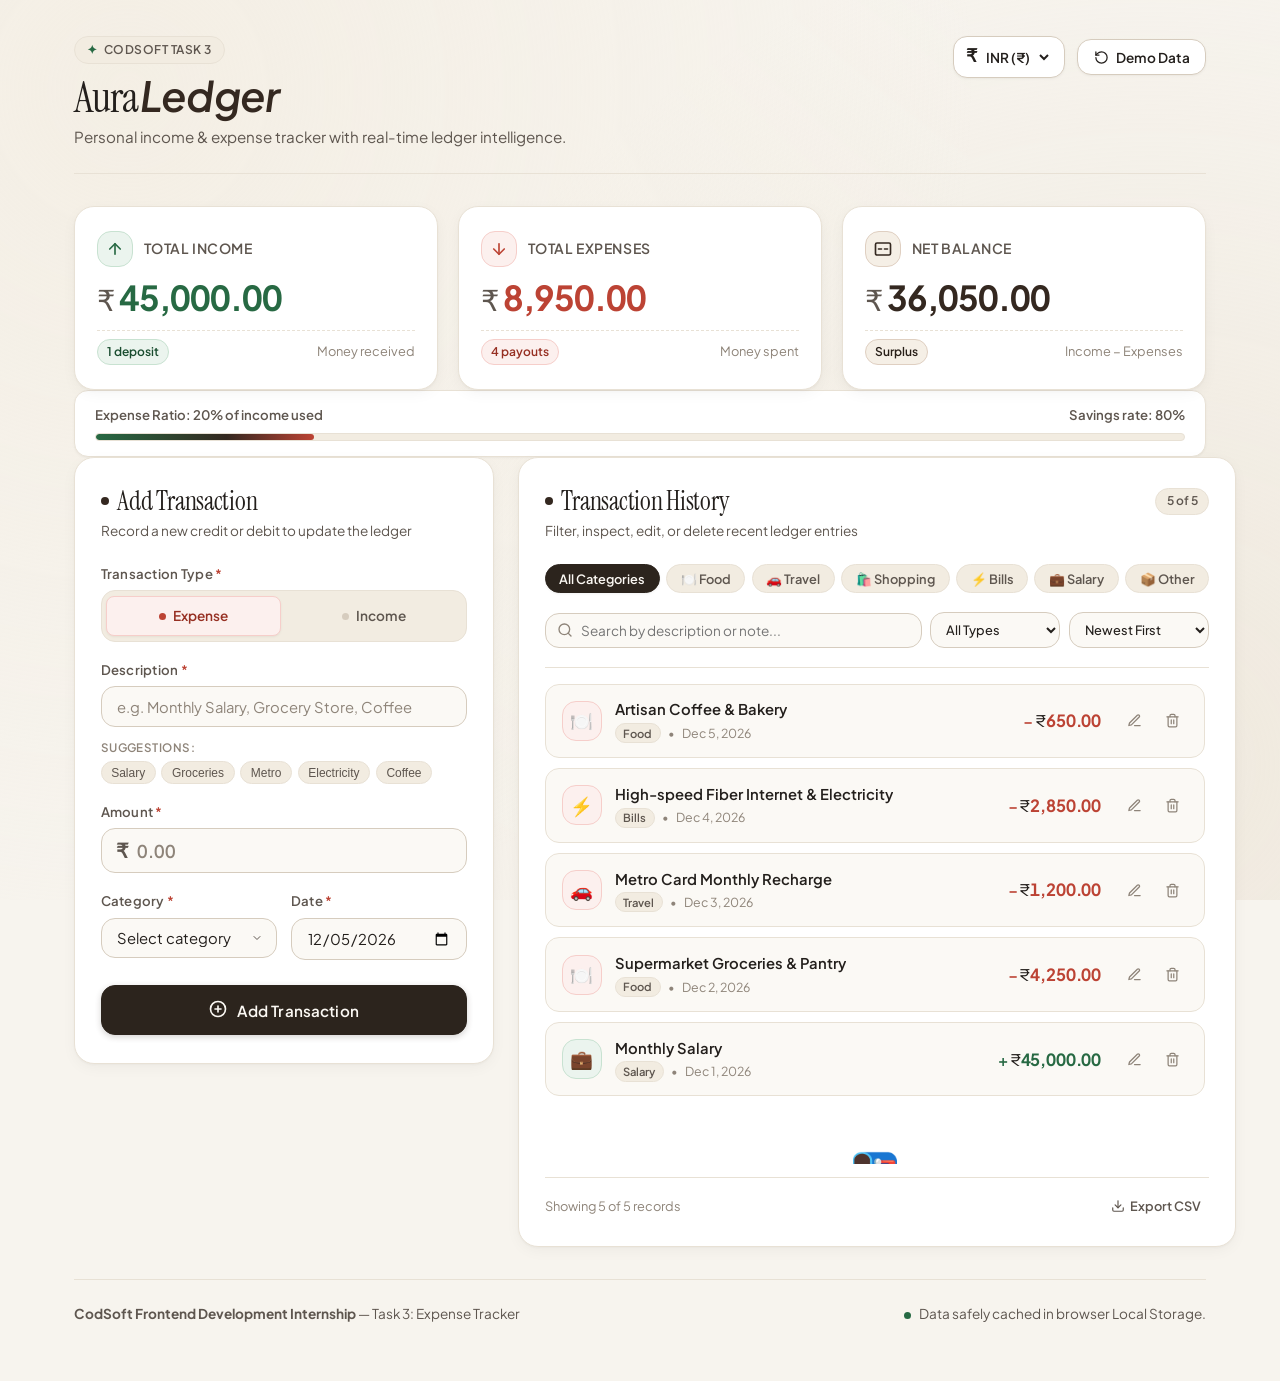
<file: CODSOFT _ TASK_2/index.html>
<!DOCTYPE html>
<html lang="en">
<head>
  <meta charset="UTF-8">
  <meta name="viewport" content="width=device-width, initial-scale=1.0">
  <meta name="description" content="A refined, responsive Expense Tracker with real-time balance calculations, category filtering, edit/delete capabilities, and local storage persistence. Designed in an editorial creamy and dry aesthetic.">
  <title>AuraLedger — Elegant Expense Tracker & Finance Manager</title>
  
  <!-- Modern Google Fonts: Plus Jakarta Sans (Clean Body) & Newsreader / Playfair (Artisanal Numbers & Headlines) -->
  <link rel="preconnect" href="https://fonts.googleapis.com">
  <link rel="preconnect" href="https://fonts.gstatic.com" crossorigin>
  <link href="https://fonts.googleapis.com/css2?family=Instrument+Serif:ital@0;1&family=Plus+Jakarta+Sans:wght@400;500;600;700&family=Space+Grotesk:wght@500;600;700&display=swap" rel="stylesheet">
  
  <link rel="stylesheet" href="style.css">
</head>
<body>
  <!-- Background Ambient Grain / Warm Glow Overlay -->
  <div class="dry-grain-overlay" aria-hidden="true"></div>

  <div class="app-wrapper">
    <!-- Header -->
    <header class="app-header">
      <div class="header-left">
        <div class="brand-badge">
          <span class="brand-seal">✦</span>
          <span class="brand-sub">CodSoft Task 3</span>
        </div>
        <h1 class="brand-title">Aura<em>Ledger</em></h1>
        <p class="brand-tagline">Personal income & expense tracker with real-time ledger intelligence.</p>
      </div>

      <div class="header-right">
        <!-- Currency Selector -->
        <div class="currency-control" title="Choose Currency Display">
          <label for="currencySelect" class="visually-hidden">Select Currency</label>
          <span class="currency-symbol-icon" id="currencySymbolDisplay">₹</span>
          <select id="currencySelect" class="currency-select" aria-label="Select display currency">
            <option value="INR" data-symbol="₹" selected>INR (₹)</option>
            <option value="USD" data-symbol="$">USD ($)</option>
            <option value="EUR" data-symbol="€">EUR (€)</option>
            <option value="GBP" data-symbol="£">GBP (£)</option>
          </select>
        </div>

        <!-- Quick Demo / Reset Control -->
        <button id="resetDemoBtn" class="btn-dry-outline" title="Reset to curated demonstration transactions">
          <svg width="15" height="15" viewBox="0 0 24 24" fill="none" stroke="currentColor" stroke-width="2" stroke-linecap="round" stroke-linejoin="round">
            <path d="M3 12a9 9 0 1 0 9-9 9.75 9.75 0 0 0-6.74 2.74L3 8"/>
            <path d="M3 3v5h5"/>
          </svg>
          <span>Demo Data</span>
        </button>
      </div>
    </header>

    <!-- Main Dashboard Grid -->
    <main class="dashboard-container">
      
      <!-- 1. SUMMARY CARDS SECTION -->
      <section class="summary-section" aria-label="Financial Summary Cards">
        
        <!-- Total Income Card -->
        <article class="summary-card card-income" id="cardIncome">
          <div class="card-header-row">
            <div class="card-icon-pill icon-income" aria-hidden="true">
              <svg width="18" height="18" viewBox="0 0 24 24" fill="none" stroke="currentColor" stroke-width="2.2" stroke-linecap="round" stroke-linejoin="round">
                <line x1="12" y1="19" x2="12" y2="5"></line>
                <polyline points="5 12 12 5 19 12"></polyline>
              </svg>
            </div>
            <span class="card-label">Total Income</span>
          </div>
          <div class="card-main-val">
            <span class="summary-symbol">₹</span>
            <span class="summary-amount" id="totalIncomeDisplay">0.00</span>
          </div>
          <div class="card-footer-meta">
            <span class="meta-tag income-badge" id="incomeCountBadge">0 deposits</span>
            <span class="meta-note">Money received</span>
          </div>
        </article>

        <!-- Total Expenses Card -->
        <article class="summary-card card-expense" id="cardExpense">
          <div class="card-header-row">
            <div class="card-icon-pill icon-expense" aria-hidden="true">
              <svg width="18" height="18" viewBox="0 0 24 24" fill="none" stroke="currentColor" stroke-width="2.2" stroke-linecap="round" stroke-linejoin="round">
                <line x1="12" y1="5" x2="12" y2="19"></line>
                <polyline points="19 12 12 19 5 12"></polyline>
              </svg>
            </div>
            <span class="card-label">Total Expenses</span>
          </div>
          <div class="card-main-val">
            <span class="summary-symbol">₹</span>
            <span class="summary-amount" id="totalExpenseDisplay">0.00</span>
          </div>
          <div class="card-footer-meta">
            <span class="meta-tag expense-badge" id="expenseCountBadge">0 payouts</span>
            <span class="meta-note">Money spent</span>
          </div>
        </article>

        <!-- Net Balance Card -->
        <article class="summary-card card-balance" id="cardBalance">
          <div class="card-header-row">
            <div class="card-icon-pill icon-balance" aria-hidden="true">
              <svg width="18" height="18" viewBox="0 0 24 24" fill="none" stroke="currentColor" stroke-width="2.2" stroke-linecap="round" stroke-linejoin="round">
                <rect x="2" y="4" width="20" height="16" rx="2"></rect>
                <line x1="6" y1="12" x2="10" y2="12"></line>
                <line x1="14" y1="12" x2="18" y2="12"></line>
              </svg>
            </div>
            <span class="card-label">Net Balance</span>
          </div>
          <div class="card-main-val">
            <span class="summary-symbol">₹</span>
            <span class="summary-amount" id="totalBalanceDisplay">0.00</span>
          </div>
          <div class="card-footer-meta">
            <span class="meta-tag balance-badge" id="balanceHealthBadge">Healthy</span>
            <span class="meta-note">Income − Expenses</span>
          </div>
        </article>
      </section>

      <!-- Mini Cash Flow Ratio Progress Bar -->
      <section class="cashflow-bar-container" aria-label="Cashflow Ratio">
        <div class="cashflow-bar-info">
          <span class="ratio-text" id="expenseRatioText">Expense Ratio: 0% of income used</span>
          <span class="savings-text" id="savingsRatioText">Savings rate: 100%</span>
        </div>
        <div class="cashflow-track" role="progressbar" aria-valuenow="0" aria-valuemin="0" aria-valuemax="100">
          <div class="cashflow-fill" id="cashflowFill" style="width: 0%;"></div>
        </div>
      </section>

      <!-- 2-COLUMN MAIN CONTENT: ADD FORM (LEFT) + HISTORY & FILTERS (RIGHT) -->
      <div class="content-split-layout">
        
        <!-- LEFT COLUMN: ADD TRANSACTION FORM -->
        <section class="panel-box add-transaction-panel" aria-labelledby="addTxTitle">
          <div class="panel-header">
            <div class="panel-heading-wrap">
              <span class="panel-indicator-dot"></span>
              <h2 id="addTxTitle" class="panel-title">Add Transaction</h2>
            </div>
            <p class="panel-subtitle">Record a new credit or debit to update the ledger</p>
          </div>

          <form id="transactionForm" class="transaction-form" novalidate>
            <!-- Transaction Type Selection -->
            <div class="form-group">
              <label class="form-label">Transaction Type <span class="required-star">*</span></label>
              <div class="type-switch-group" role="radiogroup" aria-label="Transaction Type">
                <label class="type-switch-pill active-expense" id="typePillExpense">
                  <input type="radio" name="txType" id="txTypeExpense" value="expense" checked class="visually-hidden">
                  <span class="pill-dot"></span>
                  <span class="pill-text">Expense</span>
                </label>
                <label class="type-switch-pill" id="typePillIncome">
                  <input type="radio" name="txType" id="txTypeIncome" value="income" class="visually-hidden">
                  <span class="pill-dot"></span>
                  <span class="pill-text">Income</span>
                </label>
              </div>
            </div>

            <!-- Description Input -->
            <div class="form-group">
              <label for="txDescription" class="form-label">Description <span class="required-star">*</span></label>
              <div class="input-with-icon">
                <input 
                  type="text" 
                  id="txDescription" 
                  name="description" 
                  class="dry-input" 
                  placeholder="e.g. Monthly Salary, Grocery Store, Coffee" 
                  maxlength="60" 
                  required 
                  autocomplete="off"
                >
              </div>
              <div class="quick-chips-wrapper">
                <span class="quick-chip-label">Suggestions:</span>
                <div class="quick-chips">
                  <button type="button" class="chip-btn" data-desc="Monthly Salary" data-type="income" data-cat="Salary">Salary</button>
                  <button type="button" class="chip-btn" data-desc="Grocery Mart" data-type="expense" data-cat="Food">Groceries</button>
                  <button type="button" class="chip-btn" data-desc="Metro Card Recharge" data-type="expense" data-cat="Travel">Metro</button>
                  <button type="button" class="chip-btn" data-desc="Electricity Bill" data-type="expense" data-cat="Bills">Electricity</button>
                  <button type="button" class="chip-btn" data-desc="Coffee & Snacks" data-type="expense" data-cat="Food">Coffee</button>
                </div>
              </div>
            </div>

            <!-- Amount Input -->
            <div class="form-group">
              <label for="txAmount" class="form-label">Amount <span class="required-star">*</span></label>
              <div class="amount-input-box">
                <span class="input-currency-prefix" id="inputCurrencyPrefix">₹</span>
                <input 
                  type="number" 
                  id="txAmount" 
                  name="amount" 
                  class="dry-input dry-input-amount" 
                  placeholder="0.00" 
                  step="any" 
                  min="0.01" 
                  required
                >
              </div>
            </div>

            <!-- Two-Column Row: Category & Date -->
            <div class="form-row-2col">
              <!-- Category Selector -->
              <div class="form-group">
                <label for="txCategory" class="form-label">Category <span class="required-star">*</span></label>
                <div class="select-wrapper">
                  <select id="txCategory" name="category" class="dry-select" required>
                    <option value="" disabled selected>Select category</option>
                    <option value="Food">🍽️ Food</option>
                    <option value="Travel">🚗 Travel</option>
                    <option value="Shopping">🛍️ Shopping</option>
                    <option value="Bills">⚡ Bills</option>
                    <option value="Salary">💼 Salary</option>
                    <option value="Other">📦 Other</option>
                  </select>
                </div>
              </div>

              <!-- Date Picker -->
              <div class="form-group">
                <label for="txDate" class="form-label">Date <span class="required-star">*</span></label>
                <input 
                  type="date" 
                  id="txDate" 
                  name="date" 
                  class="dry-input dry-date-input" 
                  required
                >
              </div>
            </div>

            <!-- Submit Button -->
            <button type="submit" id="submitTxBtn" class="btn-dry-primary">
              <span class="btn-icon">
                <svg width="18" height="18" viewBox="0 0 24 24" fill="none" stroke="currentColor" stroke-width="2.2" stroke-linecap="round" stroke-linejoin="round">
                  <circle cx="12" cy="12" r="10"></circle>
                  <line x1="12" y1="8" x2="12" y2="16"></line>
                  <line x1="8" y1="12" x2="16" y2="12"></line>
                </svg>
              </span>
              <span class="btn-text">Add Transaction</span>
            </button>
          </form>
        </section>

        <!-- RIGHT COLUMN: TRANSACTION HISTORY & FILTERING -->
        <section class="panel-box history-panel" aria-labelledby="historyTitle">
          <div class="panel-header">
            <div class="history-title-row">
              <div class="panel-heading-wrap">
                <span class="panel-indicator-dot"></span>
                <h2 id="historyTitle" class="panel-title">Transaction History</h2>
              </div>
              <span class="history-counter-pill" id="historyCounterPill">0 items</span>
            </div>
            <p class="panel-subtitle">Filter, inspect, edit, or delete recent ledger entries</p>
          </div>

          <!-- Filter & Search Toolbar -->
          <div class="filter-toolbar">
            
            <!-- Category Filter Tabs / Pills -->
            <div class="filter-categories-scroll" role="tablist" aria-label="Category Filter">
              <button type="button" class="cat-filter-chip active" data-category="ALL" role="tab" aria-selected="true">
                All Categories
              </button>
              <button type="button" class="cat-filter-chip" data-category="Food" role="tab" aria-selected="false">
                🍽️ Food
              </button>
              <button type="button" class="cat-filter-chip" data-category="Travel" role="tab" aria-selected="false">
                🚗 Travel
              </button>
              <button type="button" class="cat-filter-chip" data-category="Shopping" role="tab" aria-selected="false">
                🛍️ Shopping
              </button>
              <button type="button" class="cat-filter-chip" data-category="Bills" role="tab" aria-selected="false">
                ⚡ Bills
              </button>
              <button type="button" class="cat-filter-chip" data-category="Salary" role="tab" aria-selected="false">
                💼 Salary
              </button>
              <button type="button" class="cat-filter-chip" data-category="Other" role="tab" aria-selected="false">
                📦 Other
              </button>
            </div>

            <!-- Sub Filter Controls: Search & Sort & Type Filter -->
            <div class="sub-filter-row">
              <!-- Search Input -->
              <div class="search-box">
                <svg class="search-icon" width="16" height="16" viewBox="0 0 24 24" fill="none" stroke="currentColor" stroke-width="2" stroke-linecap="round" stroke-linejoin="round">
                  <circle cx="11" cy="11" r="8"></circle>
                  <line x1="21" y1="21" x2="16.65" y2="16.65"></line>
                </svg>
                <input 
                  type="text" 
                  id="searchTxInput" 
                  class="search-input" 
                  placeholder="Search by description or note..." 
                  aria-label="Search transactions"
                >
                <button type="button" id="clearSearchBtn" class="clear-search-btn" title="Clear search" hidden>✕</button>
              </div>

              <!-- Type Filter Dropdown -->
              <div class="compact-select-box">
                <select id="typeFilterSelect" class="compact-select" aria-label="Filter by type">
                  <option value="ALL">All Types</option>
                  <option value="income">Income Only</option>
                  <option value="expense">Expenses Only</option>
                </select>
              </div>

              <!-- Sort Dropdown -->
              <div class="compact-select-box">
                <select id="sortSelect" class="compact-select" aria-label="Sort transactions">
                  <option value="date-desc">Newest First</option>
                  <option value="date-asc">Oldest First</option>
                  <option value="amount-desc">Highest Amount</option>
                  <option value="amount-asc">Lowest Amount</option>
                </select>
              </div>
            </div>
          </div>

          <!-- Transaction List Container -->
          <div class="transaction-list-scroll">
            <ul id="transactionList" class="transaction-list" aria-live="polite">
              <!-- Dynamically populated via script.js -->
            </ul>

            <!-- Empty State Display -->
            <div id="emptyState" class="empty-state-card" hidden>
              <div class="empty-art">📭</div>
              <h3 class="empty-title">No transactions found</h3>
              <p class="empty-desc" id="emptyStateDesc">There are no records matching your current filter criteria.</p>
              <button type="button" id="emptyResetFilterBtn" class="btn-dry-outline btn-sm">Clear All Filters</button>
            </div>
          </div>

          <!-- History Footer Summary Info -->
          <div class="history-footer">
            <span class="showing-count" id="showingCountText">Showing 0 of 0 entries</span>
            <button type="button" id="exportCsvBtn" class="btn-text-link" title="Download ledger entries as CSV file">
              <svg width="14" height="14" viewBox="0 0 24 24" fill="none" stroke="currentColor" stroke-width="2" stroke-linecap="round" stroke-linejoin="round">
                <path d="M21 15v4a2 2 0 0 1-2 2H5a2 2 0 0 1-2-2v-4"></path>
                <polyline points="7 10 12 15 17 10"></polyline>
                <line x1="12" y1="15" x2="12" y2="3"></line>
              </svg>
              <span>Export CSV</span>
            </button>
          </div>
        </section>

      </div>
    </main>

    <!-- App Footer -->
    <footer class="app-footer">
      <div class="footer-inner">
        <p class="footer-credit">
          <strong>CodSoft Frontend Development Internship</strong> — Task 3: Expense Tracker
        </p>
        <p class="footer-storage-note">
          <span class="storage-dot"></span>
          Data safely cached in browser Local Storage.
        </p>
      </div>
    </footer>
  </div>

  <!-- 3. EDIT TRANSACTION MODAL (Native Accessible Dialog) -->
  <dialog id="editModal" class="dry-dialog" aria-labelledby="editModalTitle">
    <div class="dialog-content">
      <div class="dialog-header">
        <div class="dialog-title-wrap">
          <span class="dialog-icon">✏️</span>
          <div>
            <h3 id="editModalTitle" class="dialog-title">Edit Transaction</h3>
            <p class="dialog-subtitle">Update transaction details and recalculate balances</p>
          </div>
        </div>
        <button type="button" id="closeEditModalBtn" class="dialog-close-btn" aria-label="Close dialog">✕</button>
      </div>

      <form id="editForm" class="edit-form" novalidate>
        <input type="hidden" id="editTxId">

        <!-- Edit Type Selection -->
        <div class="form-group">
          <label class="form-label">Transaction Type</label>
          <div class="type-switch-group">
            <label class="type-switch-pill" id="editTypePillExpense">
              <input type="radio" name="editTxType" id="editTxTypeExpense" value="expense" class="visually-hidden">
              <span class="pill-dot"></span>
              <span class="pill-text">Expense</span>
            </label>
            <label class="type-switch-pill" id="editTypePillIncome">
              <input type="radio" name="editTxType" id="editTxTypeIncome" value="income" class="visually-hidden">
              <span class="pill-dot"></span>
              <span class="pill-text">Income</span>
            </label>
          </div>
        </div>

        <!-- Edit Description -->
        <div class="form-group">
          <label for="editTxDescription" class="form-label">Description <span class="required-star">*</span></label>
          <input type="text" id="editTxDescription" class="dry-input" required maxlength="60">
        </div>

        <!-- Edit Amount -->
        <div class="form-group">
          <label for="editTxAmount" class="form-label">Amount <span class="required-star">*</span></label>
          <div class="amount-input-box">
            <span class="input-currency-prefix" id="editCurrencyPrefix">₹</span>
            <input type="number" id="editTxAmount" class="dry-input dry-input-amount" step="any" min="0.01" required>
          </div>
        </div>

        <div class="form-row-2col">
          <!-- Edit Category -->
          <div class="form-group">
            <label for="editTxCategory" class="form-label">Category <span class="required-star">*</span></label>
            <div class="select-wrapper">
              <select id="editTxCategory" class="dry-select" required>
                <option value="Food">🍽️ Food</option>
                <option value="Travel">🚗 Travel</option>
                <option value="Shopping">🛍️ Shopping</option>
                <option value="Bills">⚡ Bills</option>
                <option value="Salary">💼 Salary</option>
                <option value="Other">📦 Other</option>
              </select>
            </div>
          </div>

          <!-- Edit Date -->
          <div class="form-group">
            <label for="editTxDate" class="form-label">Date <span class="required-star">*</span></label>
            <input type="date" id="editTxDate" class="dry-input dry-date-input" required>
          </div>
        </div>

        <div class="dialog-actions">
          <button type="button" id="cancelEditBtn" class="btn-dry-outline">Cancel</button>
          <button type="submit" class="btn-dry-primary">Save Changes</button>
        </div>
      </form>
    </div>
  </dialog>

  <!-- DELETE CONFIRMATION MODAL -->
  <dialog id="deleteModal" class="dry-dialog" aria-labelledby="deleteModalTitle">
    <div class="dialog-content delete-confirm-content">
      <div class="delete-icon-warning">⚠️</div>
      <h3 id="deleteModalTitle" class="dialog-title">Delete Transaction?</h3>
      <p class="dialog-subtitle" id="deleteConfirmText">
        Are you sure you want to permanently delete this transaction? Your summary balance will be recalculated immediately.
      </p>
      <input type="hidden" id="deleteTxId">
      <div class="dialog-actions">
        <button type="button" id="cancelDeleteBtn" class="btn-dry-outline">Keep it</button>
        <button type="button" id="confirmDeleteBtn" class="btn-dry-danger">Yes, Delete</button>
      </div>
    </div>
  </dialog>

  <!-- TOAST NOTIFICATION CONTAINER -->
  <div id="toastContainer" class="toast-container" aria-live="assertive" aria-atomic="true"></div>

  <!-- JavaScript -->
  <script src="script.js"></script>
</body>
</html>
</file>
<file: CODSOFT _ TASK_1/style.css>
/* ==========================================================================
   VIVEK SINGH - PERSONAL PORTFOLIO
   CodSoft Frontend Development Internship • Task 1
   Aesthetic: Dynamic Soft Modern • Glassmorphism • Responsive • Dual Theme
   ========================================================================== */

/* --------------------------------------------------------------------------
   1. CSS Custom Properties (Design Tokens & Color System)
   -------------------------------------------------------------------------- */
:root {
  /* Color Palette - Dark Theme (Default) */
  --bg-primary: #070a10;
  --bg-secondary: #0c121e;
  --bg-tertiary: #131c2d;
  
  --glass-bg: rgba(14, 21, 35, 0.68);
  --glass-bg-hover: rgba(20, 31, 51, 0.85);
  --glass-border: rgba(255, 255, 255, 0.08);
  --glass-border-hover: rgba(0, 210, 255, 0.35);
  --glass-shadow: 0 16px 40px -12px rgba(0, 0, 0, 0.5);

  --text-primary: #f1f5f9;
  --text-secondary: #94a3b8;
  --text-muted: #64748b;
  --text-highlight: #ffffff;

  --accent-cyan: #00d2ff;
  --accent-cyan-glow: rgba(0, 210, 255, 0.3);
  --accent-violet: #8b5cf6;
  --accent-violet-glow: rgba(139, 92, 246, 0.25);
  --accent-emerald: #10b981;
  --accent-rose: #f43f5e;
  --accent-amber: #f59e0b;

  --gradient-primary: linear-gradient(135deg, #00d2ff 0%, #3a7bd5 50%, #8b5cf6 100%);
  --gradient-card: linear-gradient(145deg, rgba(255, 255, 255, 0.04) 0%, rgba(255, 255, 255, 0.01) 100%);
  --gradient-glow: radial-gradient(circle, rgba(0, 210, 255, 0.15) 0%, transparent 70%);

  /* Typography */
  --font-display: 'Outfit', sans-serif;
  --font-body: 'Inter', -apple-system, BlinkMacSystemFont, 'Segoe UI', Roboto, sans-serif;

  /* Transitions & Radii */
  --transition-fast: 0.2s cubic-bezier(0.4, 0, 0.2, 1);
  --transition-normal: 0.35s cubic-bezier(0.4, 0, 0.2, 1);
  --transition-spring: 0.5s cubic-bezier(0.34, 1.56, 0.64, 1);

  --radius-sm: 8px;
  --radius-md: 14px;
  --radius-lg: 22px;
  --radius-full: 9999px;

  /* Nav & Layout */
  --navbar-height: 76px;
  --container-max-width: 1200px;
}

/* Light Mode Overrides */
[data-theme="light"] {
  --bg-primary: #f8fafc;
  --bg-secondary: #f1f5f9;
  --bg-tertiary: #e2e8f0;

  --glass-bg: rgba(255, 255, 255, 0.75);
  --glass-bg-hover: rgba(255, 255, 255, 0.95);
  --glass-border: rgba(15, 23, 42, 0.07);
  --glass-border-hover: rgba(2, 132, 199, 0.4);
  --glass-shadow: 0 14px 34px -10px rgba(15, 23, 42, 0.08);

  --text-primary: #0f172a;
  --text-secondary: #475569;
  --text-muted: #64748b;
  --text-highlight: #020617;

  --accent-cyan: #0284c7;
  --accent-cyan-glow: rgba(2, 132, 199, 0.2);
  --accent-violet: #7c3aed;
  --accent-violet-glow: rgba(124, 58, 237, 0.18);

  --gradient-primary: linear-gradient(135deg, #0284c7 0%, #2563eb 50%, #7c3aed 100%);
  --gradient-card: linear-gradient(145deg, rgba(255, 255, 255, 0.9) 0%, rgba(248, 250, 252, 0.6) 100%);
  --gradient-glow: radial-gradient(circle, rgba(2, 132, 199, 0.08) 0%, transparent 70%);
}

/* --------------------------------------------------------------------------
   2. Reset & Base Styles
   -------------------------------------------------------------------------- */
*, *::before, *::after {
  box-sizing: border-box;
  margin: 0;
  padding: 0;
}

html {
  scroll-behavior: smooth;
  scroll-padding-top: var(--navbar-height);
  font-size: 16px;
}

body {
  font-family: var(--font-body);
  background-color: var(--bg-primary);
  color: var(--text-primary);
  line-height: 1.65;
  overflow-x: hidden;
  transition: background-color var(--transition-normal), color var(--transition-normal);
  position: relative;
  min-height: 100vh;
}

img {
  max-width: 100%;
  height: auto;
  display: block;
}

a {
  color: inherit;
  text-decoration: none;
  transition: color var(--transition-fast);
}

button, input, textarea {
  font-family: inherit;
  font-size: inherit;
  color: inherit;
  border: none;
  outline: none;
  background: none;
}

/* Custom Scrollbar */
::-webkit-scrollbar {
  width: 9px;
}
::-webkit-scrollbar-track {
  background: var(--bg-primary);
}
::-webkit-scrollbar-thumb {
  background: var(--bg-tertiary);
  border-radius: var(--radius-full);
  border: 2px solid var(--bg-primary);
}
::-webkit-scrollbar-thumb:hover {
  background: var(--accent-cyan);
}

/* --------------------------------------------------------------------------
   3. Ambient Glowing Background Orbs
   -------------------------------------------------------------------------- */
.ambient-glow {
  position: fixed;
  border-radius: 50%;
  filter: blur(120px);
  pointer-events: none;
  z-index: 0;
  opacity: 0.35;
  transition: opacity var(--transition-normal);
}

[data-theme="light"] .ambient-glow {
  opacity: 0.18;
}

.orb-1 {
  width: 480px;
  height: 480px;
  background: radial-gradient(circle, #00d2ff, #3a7bd5);
  top: -80px;
  left: -120px;
  animation: floatOrb 18s ease-in-out infinite alternate;
}

.orb-2 {
  width: 520px;
  height: 520px;
  background: radial-gradient(circle, #8b5cf6, #ec4899);
  top: 40%;
  right: -150px;
  animation: floatOrb 22s ease-in-out infinite alternate-reverse;
}

.orb-3 {
  width: 420px;
  height: 420px;
  background: radial-gradient(circle, #06b6d4, #10b981);
  bottom: 5%;
  left: 20%;
  animation: floatOrb 25s ease-in-out infinite alternate;
}

@keyframes floatOrb {
  0% { transform: translate(0, 0) scale(1); }
  50% { transform: translate(60px, 40px) scale(1.08); }
  100% { transform: translate(-40px, 70px) scale(0.95); }
}

/* --------------------------------------------------------------------------
   4. Layout & Global Component Utilities
   -------------------------------------------------------------------------- */
.container {
  width: 100%;
  max-width: var(--container-max-width);
  margin: 0 auto;
  padding: 0 24px;
  position: relative;
  z-index: 1;
}

.section {
  padding: 96px 0;
  position: relative;
}

.section-header {
  text-align: center;
  max-width: 680px;
  margin: 0 auto 56px auto;
}

.section-tag {
  display: inline-flex;
  align-items: center;
  gap: 8px;
  padding: 6px 14px;
  background: rgba(0, 210, 255, 0.1);
  border: 1px solid rgba(0, 210, 255, 0.25);
  border-radius: var(--radius-full);
  color: var(--accent-cyan);
  font-size: 0.75rem;
  font-weight: 700;
  letter-spacing: 1.5px;
  text-transform: uppercase;
  margin-bottom: 16px;
}

.section-title {
  font-family: var(--font-display);
  font-size: clamp(2rem, 4vw, 3rem);
  font-weight: 800;
  letter-spacing: -0.5px;
  margin-bottom: 14px;
}

.section-subtitle {
  color: var(--text-secondary);
  font-size: 1.05rem;
  line-height: 1.6;
}

.gradient-text {
  background: var(--gradient-primary);
  -webkit-background-clip: text;
  -webkit-text-fill-color: transparent;
  display: inline-block;
}

.text-accent {
  color: var(--accent-cyan);
}
.text-emerald {
  color: var(--accent-emerald);
}
.text-highlight {
  color: var(--text-highlight);
}

/* Glassmorphism Card Style */
.glass-card {
  background: var(--glass-bg);
  backdrop-filter: blur(16px);
  -webkit-backdrop-filter: blur(16px);
  border: 1px solid var(--glass-border);
  border-radius: var(--radius-lg);
  box-shadow: var(--glass-shadow);
  transition: transform var(--transition-normal), border-color var(--transition-normal), box-shadow var(--transition-normal);
  position: relative;
  overflow: hidden;
}

.glass-card:hover {
  border-color: var(--glass-border-hover);
  transform: translateY(-4px);
  box-shadow: 0 20px 48px -12px var(--accent-cyan-glow);
}

/* Buttons */
.btn {
  display: inline-flex;
  align-items: center;
  justify-content: center;
  gap: 10px;
  padding: 12px 24px;
  border-radius: var(--radius-full);
  font-weight: 600;
  font-size: 0.95rem;
  cursor: pointer;
  transition: all var(--transition-fast);
  white-space: nowrap;
}

.btn-primary {
  background: var(--gradient-primary);
  color: #ffffff;
  box-shadow: 0 8px 24px -6px var(--accent-cyan-glow);
}

.btn-primary:hover {
  transform: translateY(-2px);
  box-shadow: 0 12px 30px -4px var(--accent-cyan-glow);
  filter: brightness(1.08);
}

.btn-secondary {
  background: var(--glass-bg);
  border: 1px solid var(--glass-border);
  color: var(--text-primary);
  backdrop-filter: blur(8px);
}

.btn-secondary:hover {
  background: var(--glass-bg-hover);
  border-color: var(--accent-cyan);
  transform: translateY(-2px);
}

.btn-ghost {
  border: 1px dashed var(--glass-border);
  color: var(--text-secondary);
}

.btn-ghost:hover {
  color: var(--accent-cyan);
  border-color: var(--accent-cyan);
  background: rgba(0, 210, 255, 0.08);
}

.btn-accent {
  background: var(--accent-cyan);
  color: #070a10;
  font-weight: 700;
}

.btn-accent:hover {
  filter: brightness(1.15);
  box-shadow: 0 8px 24px -6px var(--accent-cyan-glow);
  transform: translateY(-2px);
}

.btn-sm {
  padding: 8px 16px;
  font-size: 0.85rem;
}

.btn-lg {
  padding: 14px 28px;
  font-size: 1.05rem;
}

.btn-block {
  width: 100%;
}

/* --------------------------------------------------------------------------
   5. Header & Navigation
   -------------------------------------------------------------------------- */
.navbar {
  position: fixed;
  top: 0;
  left: 0;
  right: 0;
  height: var(--navbar-height);
  z-index: 100;
  transition: background-color var(--transition-normal), border-color var(--transition-normal), backdrop-filter var(--transition-normal);
  border-bottom: 1px solid transparent;
}

.navbar.scrolled {
  background: var(--glass-bg);
  backdrop-filter: blur(20px);
  -webkit-backdrop-filter: blur(20px);
  border-bottom: 1px solid var(--glass-border);
  box-shadow: var(--glass-shadow);
}

.nav-container {
  display: flex;
  align-items: center;
  justify-content: space-between;
  height: 100%;
  max-width: var(--container-max-width);
  margin: 0 auto;
  padding: 0 24px;
}

.nav-brand {
  display: flex;
  align-items: center;
  gap: 12px;
  font-family: var(--font-display);
  font-weight: 800;
  font-size: 1.35rem;
  letter-spacing: -0.5px;
}

.brand-avatar {
  width: 38px;
  height: 38px;
  border-radius: var(--radius-sm);
  background: var(--gradient-primary);
  color: #ffffff;
  display: flex;
  align-items: center;
  justify-content: center;
  font-size: 0.95rem;
  font-weight: 900;
  box-shadow: 0 4px 14px var(--accent-cyan-glow);
}

.nav-menu {
  display: flex;
}

.nav-list {
  display: flex;
  align-items: center;
  list-style: none;
  gap: 8px;
}

.nav-link {
  display: flex;
  align-items: center;
  gap: 7px;
  padding: 8px 16px;
  font-size: 0.9rem;
  font-weight: 500;
  color: var(--text-secondary);
  border-radius: var(--radius-full);
  transition: all var(--transition-fast);
}

.nav-link:hover {
  color: var(--text-primary);
  background: rgba(255, 255, 255, 0.05);
}

.nav-link.active {
  color: var(--accent-cyan);
  background: rgba(0, 210, 255, 0.1);
  font-weight: 600;
}

.nav-actions {
  display: flex;
  align-items: center;
  gap: 12px;
}

.theme-toggle-btn {
  width: 40px;
  height: 40px;
  border-radius: var(--radius-full);
  background: var(--glass-bg);
  border: 1px solid var(--glass-border);
  display: flex;
  align-items: center;
  justify-content: center;
  cursor: pointer;
  color: var(--text-primary);
  transition: all var(--transition-fast);
}

.theme-toggle-btn:hover {
  background: var(--glass-bg-hover);
  border-color: var(--accent-cyan);
  transform: rotate(15deg);
}

[data-theme="dark"] .sun-icon {
  display: block;
  color: #facc15;
}
[data-theme="dark"] .moon-icon {
  display: none;
}
[data-theme="light"] .sun-icon {
  display: none;
}
[data-theme="light"] .moon-icon {
  display: block;
  color: #3b82f6;
}

.nav-cta {
  display: inline-flex;
}

.hamburger-btn {
  display: none;
  flex-direction: column;
  justify-content: space-between;
  width: 32px;
  height: 22px;
  cursor: pointer;
  padding: 0;
  background: transparent;
}

.hamburger-btn .bar {
  height: 2.5px;
  width: 100%;
  background-color: var(--text-primary);
  border-radius: 2px;
  transition: all var(--transition-fast);
}

/* Mobile Drawer Overlay */
.mobile-drawer {
  position: fixed;
  top: 0;
  right: -320px;
  width: 290px;
  height: 100vh;
  background: var(--bg-secondary);
  border-left: 1px solid var(--glass-border);
  padding: 24px;
  z-index: 1000;
  display: flex;
  flex-direction: column;
  justify-content: space-between;
  box-shadow: -10px 0 30px rgba(0, 0, 0, 0.4);
  transition: right var(--transition-normal);
}

.mobile-drawer.open {
  right: 0;
}

.drawer-header {
  display: flex;
  align-items: center;
  justify-content: space-between;
  padding-bottom: 20px;
  border-bottom: 1px solid var(--glass-border);
}

.close-btn {
  font-size: 2rem;
  line-height: 1;
  color: var(--text-secondary);
  cursor: pointer;
}

.mobile-nav-list {
  list-style: none;
  display: flex;
  flex-direction: column;
  gap: 12px;
  margin-top: 24px;
}

.mobile-nav-link {
  display: flex;
  align-items: center;
  gap: 14px;
  padding: 12px 16px;
  border-radius: var(--radius-md);
  font-size: 1rem;
  font-weight: 500;
  color: var(--text-secondary);
  transition: all var(--transition-fast);
}

.mobile-nav-link:hover, .mobile-nav-link.active {
  background: rgba(0, 210, 255, 0.12);
  color: var(--accent-cyan);
}

.drawer-backdrop {
  position: fixed;
  inset: 0;
  background: rgba(0, 0, 0, 0.65);
  backdrop-filter: blur(4px);
  z-index: 999;
  opacity: 0;
  pointer-events: none;
  transition: opacity var(--transition-normal);
}

.drawer-backdrop.active {
  opacity: 1;
  pointer-events: auto;
}

/* --------------------------------------------------------------------------
   6. Hero Section
   -------------------------------------------------------------------------- */
.hero-section {
  min-height: 100vh;
  padding-top: calc(var(--navbar-height) + 40px);
  padding-bottom: 60px;
  display: flex;
  flex-direction: column;
  justify-content: center;
  position: relative;
}

.hero-container {
  display: grid;
  grid-template-columns: 1.15fr 0.85fr;
  align-items: center;
  gap: 48px;
}

.hero-content {
  display: flex;
  flex-direction: column;
  align-items: flex-start;
}

.hero-badge {
  display: inline-flex;
  align-items: center;
  gap: 8px;
  padding: 6px 16px;
  background: rgba(0, 210, 255, 0.1);
  border: 1px solid rgba(0, 210, 255, 0.3);
  border-radius: var(--radius-full);
  font-size: 0.78rem;
  font-weight: 700;
  letter-spacing: 1px;
  color: var(--accent-cyan);
  margin-bottom: 24px;
}

.status-indicator {
  width: 8px;
  height: 8px;
  border-radius: 50%;
  background: var(--accent-cyan);
  box-shadow: 0 0 10px var(--accent-cyan);
  animation: pulseDot 2s infinite;
}

@keyframes pulseDot {
  0% { transform: scale(0.9); opacity: 0.7; }
  50% { transform: scale(1.3); opacity: 1; }
  100% { transform: scale(0.9); opacity: 0.7; }
}

.hero-title {
  font-family: var(--font-display);
  font-size: clamp(2.5rem, 5vw, 4.2rem);
  font-weight: 900;
  line-height: 1.1;
  letter-spacing: -1px;
  margin-bottom: 16px;
}

.hero-role-wrapper {
  display: flex;
  align-items: center;
  font-family: var(--font-display);
  font-size: clamp(1.3rem, 2.8vw, 2rem);
  font-weight: 700;
  color: var(--text-primary);
  margin-bottom: 20px;
}

.role-static {
  color: var(--text-secondary);
}

.role-dynamic {
  color: var(--accent-cyan);
  border-bottom: 2px solid var(--accent-cyan);
}

.cursor {
  display: inline-block;
  background-color: var(--accent-cyan);
  width: 3px;
  animation: blinkCursor 0.8s infinite;
}

@keyframes blinkCursor {
  0%, 100% { opacity: 1; }
  50% { opacity: 0; }
}

.hero-description {
  color: var(--text-secondary);
  font-size: 1.1rem;
  line-height: 1.7;
  max-width: 540px;
  margin-bottom: 32px;
}

.hero-cta-group {
  display: flex;
  flex-wrap: wrap;
  gap: 14px;
  margin-bottom: 40px;
}

.hero-stats {
  display: flex;
  align-items: center;
  gap: 24px;
  padding: 16px 24px;
  background: var(--glass-bg);
  border: 1px solid var(--glass-border);
  border-radius: var(--radius-md);
  backdrop-filter: blur(12px);
}

.stat-item {
  display: flex;
  flex-direction: column;
}

.stat-number {
  font-family: var(--font-display);
  font-size: 1.4rem;
  font-weight: 800;
  color: var(--accent-cyan);
  line-height: 1;
}

.stat-label {
  font-size: 0.78rem;
  color: var(--text-muted);
  text-transform: uppercase;
  font-weight: 600;
  margin-top: 4px;
}

.stat-divider {
  width: 1px;
  height: 28px;
  background: var(--glass-border);
}

/* Hero Profile Card Visual */
.hero-visual {
  display: flex;
  justify-content: center;
  position: relative;
}

.profile-card-glass {
  width: 100%;
  max-width: 380px;
  background: var(--glass-bg);
  border: 1px solid var(--glass-border);
  border-radius: var(--radius-lg);
  padding: 32px 24px;
  backdrop-filter: blur(20px);
  -webkit-backdrop-filter: blur(20px);
  box-shadow: var(--glass-shadow);
  text-align: center;
  position: relative;
  transition: transform var(--transition-normal);
}

.profile-card-glass:hover {
  transform: translateY(-8px) scale(1.02);
}

.profile-card-glow {
  position: absolute;
  inset: -1px;
  border-radius: var(--radius-lg);
  background: var(--gradient-primary);
  opacity: 0.15;
  filter: blur(18px);
  z-index: -1;
}

.avatar-wrapper {
  position: relative;
  width: 180px;
  height: 180px;
  margin: 0 auto 20px auto;
  border-radius: 50%;
  padding: 8px;
  background: linear-gradient(135deg, rgba(0, 210, 255, 0.4), rgba(139, 92, 246, 0.4));
  box-shadow: 0 12px 30px -8px var(--accent-cyan-glow);
}

.avatar-img {
  width: 100%;
  height: 100%;
  object-fit: cover;
  border-radius: 50%;
  background: var(--bg-secondary);
}

.live-status-chip {
  position: absolute;
  bottom: 4px;
  left: 50%;
  transform: translateX(-50%);
  display: flex;
  align-items: center;
  gap: 6px;
  padding: 4px 12px;
  background: rgba(16, 185, 129, 0.15);
  border: 1px solid rgba(16, 185, 129, 0.4);
  border-radius: var(--radius-full);
  color: var(--accent-emerald);
  font-size: 0.72rem;
  font-weight: 700;
  white-space: nowrap;
  backdrop-filter: blur(8px);
}

.status-pulse {
  width: 6px;
  height: 6px;
  border-radius: 50%;
  background: var(--accent-emerald);
  box-shadow: 0 0 8px var(--accent-emerald);
  animation: pulseDot 1.5s infinite;
}

.profile-name {
  font-family: var(--font-display);
  font-size: 1.45rem;
  font-weight: 800;
  margin-bottom: 4px;
}

.profile-title {
  color: var(--text-secondary);
  font-size: 0.88rem;
  margin-bottom: 16px;
}

.tech-pills-row {
  display: flex;
  flex-wrap: wrap;
  justify-content: center;
  gap: 8px;
}

.tech-pill {
  display: inline-flex;
  align-items: center;
  gap: 6px;
  padding: 5px 12px;
  background: rgba(255, 255, 255, 0.05);
  border: 1px solid var(--glass-border);
  border-radius: var(--radius-full);
  font-size: 0.76rem;
  font-weight: 600;
  color: var(--text-primary);
}

/* Floating Micro Badges on Profile Card */
.floating-badge {
  position: absolute;
  display: flex;
  align-items: center;
  gap: 8px;
  padding: 8px 14px;
  background: var(--glass-bg);
  border: 1px solid var(--glass-border);
  border-radius: var(--radius-md);
  font-size: 0.78rem;
  font-weight: 700;
  color: var(--text-primary);
  backdrop-filter: blur(12px);
  box-shadow: 0 8px 20px rgba(0, 0, 0, 0.25);
  animation: floatBadge 4s ease-in-out infinite alternate;
}

.badge-top-right {
  top: -12px;
  right: -16px;
}

.badge-bottom-left {
  bottom: 20px;
  left: -20px;
  animation-delay: 2s;
}

@keyframes floatBadge {
  0% { transform: translateY(0); }
  100% { transform: translateY(-8px); }
}

.scroll-down-indicator {
  display: flex;
  flex-direction: column;
  align-items: center;
  gap: 8px;
  margin: 40px auto 0 auto;
  color: var(--text-muted);
  font-size: 0.8rem;
  font-weight: 600;
  letter-spacing: 1px;
  text-transform: uppercase;
  transition: color var(--transition-fast);
}

.scroll-down-indicator:hover {
  color: var(--accent-cyan);
}

.bounce-icon {
  animation: bounceDown 2s infinite;
}

@keyframes bounceDown {
  0%, 20%, 50%, 80%, 100% { transform: translateY(0); }
  40% { transform: translateY(6px); }
  60% { transform: translateY(3px); }
}

/* --------------------------------------------------------------------------
   7. About Section
   -------------------------------------------------------------------------- */
.about-grid {
  display: grid;
  grid-template-columns: 1fr 1fr;
  gap: 36px;
  align-items: start;
}

.about-bio-card {
  padding: 36px;
}

.card-glow-accent {
  position: absolute;
  top: 0;
  right: 0;
  width: 160px;
  height: 160px;
  background: radial-gradient(circle, var(--accent-cyan-glow), transparent 70%);
  pointer-events: none;
}

.bio-header {
  display: flex;
  align-items: center;
  gap: 16px;
  margin-bottom: 24px;
}

.avatar-small {
  width: 58px;
  height: 58px;
  border-radius: 50%;
  overflow: hidden;
  border: 2px solid var(--accent-cyan);
  box-shadow: 0 4px 14px var(--accent-cyan-glow);
}

.avatar-small img {
  width: 100%;
  height: 100%;
  object-fit: cover;
}

.bio-name {
  font-family: var(--font-display);
  font-size: 1.35rem;
  font-weight: 800;
}

.bio-subtitle {
  color: var(--accent-cyan);
  font-size: 0.85rem;
  font-weight: 600;
}

.bio-paragraph {
  color: var(--text-secondary);
  font-size: 0.98rem;
  line-height: 1.75;
  margin-bottom: 16px;
}

.quote-text {
  color: var(--text-primary);
  font-weight: 600;
  font-style: italic;
}

.details-matrix {
  display: grid;
  grid-template-columns: 1fr 1fr;
  gap: 14px;
  margin-top: 24px;
  padding-top: 24px;
  border-top: 1px solid var(--glass-border);
}

.detail-box {
  display: flex;
  flex-direction: column;
}

.detail-label {
  font-size: 0.76rem;
  color: var(--text-muted);
  text-transform: uppercase;
  font-weight: 700;
  display: flex;
  align-items: center;
  gap: 6px;
}

.detail-val {
  font-size: 0.92rem;
  font-weight: 600;
  color: var(--text-primary);
  margin-top: 4px;
}

.about-features-grid {
  display: grid;
  grid-template-columns: 1fr;
  gap: 18px;
}

.feature-card {
  display: flex;
  align-items: flex-start;
  gap: 20px;
  padding: 24px;
}

.feature-icon {
  width: 50px;
  height: 50px;
  border-radius: var(--radius-md);
  display: flex;
  align-items: center;
  justify-content: center;
  font-size: 1.35rem;
  flex-shrink: 0;
}

.icon-cyan {
  background: rgba(0, 210, 255, 0.12);
  color: var(--accent-cyan);
}
.icon-purple {
  background: rgba(139, 92, 246, 0.12);
  color: var(--accent-violet);
}
.icon-indigo {
  background: rgba(99, 102, 241, 0.12);
  color: #818cf8;
}
.icon-emerald {
  background: rgba(16, 185, 129, 0.12);
  color: var(--accent-emerald);
}

.feature-info h4 {
  font-family: var(--font-display);
  font-size: 1.1rem;
  font-weight: 700;
  margin-bottom: 6px;
}

.feature-info p {
  color: var(--text-secondary);
  font-size: 0.9rem;
  line-height: 1.6;
}

/* --------------------------------------------------------------------------
   8. Skills Section
   -------------------------------------------------------------------------- */
.filter-tabs-wrapper {
  display: flex;
  justify-content: center;
  margin-bottom: 36px;
}

.filter-tabs {
  display: flex;
  flex-wrap: wrap;
  gap: 8px;
  background: var(--glass-bg);
  padding: 6px;
  border-radius: var(--radius-full);
  border: 1px solid var(--glass-border);
  backdrop-filter: blur(12px);
}

.filter-btn, .project-filter-btn {
  padding: 8px 20px;
  border-radius: var(--radius-full);
  font-size: 0.88rem;
  font-weight: 600;
  color: var(--text-secondary);
  cursor: pointer;
  transition: all var(--transition-fast);
}

.filter-btn:hover, .project-filter-btn:hover {
  color: var(--text-primary);
}

.filter-btn.active, .project-filter-btn.active {
  background: var(--gradient-primary);
  color: #ffffff;
  box-shadow: 0 4px 14px var(--accent-cyan-glow);
}

.skills-grid {
  display: grid;
  grid-template-columns: repeat(auto-fill, minmax(260px, 1fr));
  gap: 24px;
}

.skill-card {
  padding: 26px;
  display: flex;
  flex-direction: column;
}

.skill-top {
  display: flex;
  align-items: center;
  justify-content: space-between;
  margin-bottom: 16px;
}

.skill-icon {
  width: 48px;
  height: 48px;
  border-radius: var(--radius-md);
  display: flex;
  align-items: center;
  justify-content: center;
  font-size: 1.6rem;
}

.html-icon { background: rgba(227, 79, 38, 0.15); color: #e34f26; }
.css-icon { background: rgba(21, 114, 182, 0.15); color: #1572b6; }
.js-icon { background: rgba(247, 223, 30, 0.15); color: #f7df1e; }
.responsive-icon { background: rgba(0, 210, 255, 0.15); color: #00d2ff; }
.git-icon { background: rgba(240, 80, 50, 0.15); color: #f05032; }
.uiux-icon { background: rgba(168, 85, 247, 0.15); color: #a855f7; }
.react-icon { background: rgba(97, 218, 251, 0.15); color: #61dafb; }
.python-icon { background: rgba(55, 118, 171, 0.15); color: #3776ab; }

.skill-percent {
  font-family: var(--font-display);
  font-weight: 800;
  font-size: 1.1rem;
  color: var(--accent-cyan);
}

.skill-name {
  font-family: var(--font-display);
  font-size: 1.15rem;
  font-weight: 700;
  margin-bottom: 8px;
}

.skill-desc {
  color: var(--text-secondary);
  font-size: 0.86rem;
  line-height: 1.55;
  margin-bottom: 18px;
  flex-grow: 1;
}

.progress-bar-bg {
  width: 100%;
  height: 7px;
  background: rgba(255, 255, 255, 0.08);
  border-radius: var(--radius-full);
  overflow: hidden;
  margin-bottom: 16px;
}

.progress-bar-fill {
  height: 100%;
  width: 0;
  background: var(--gradient-primary);
  border-radius: var(--radius-full);
  transition: width 1.2s cubic-bezier(0.2, 0.8, 0.2, 1);
}

.skill-tags {
  display: flex;
  flex-wrap: wrap;
  gap: 6px;
}

.skill-tags span {
  font-size: 0.72rem;
  font-weight: 600;
  padding: 3px 8px;
  background: rgba(255, 255, 255, 0.05);
  border-radius: var(--radius-sm);
  color: var(--text-muted);
}

/* --------------------------------------------------------------------------
   9. Projects Section
   -------------------------------------------------------------------------- */
.projects-grid {
  display: grid;
  grid-template-columns: repeat(auto-fill, minmax(340px, 1fr));
  gap: 28px;
}

.project-card {
  display: flex;
  flex-direction: column;
}

.project-thumb-wrapper {
  position: relative;
  height: 170px;
  width: 100%;
  overflow: hidden;
  display: flex;
  align-items: center;
  justify-content: center;
}

.project-badge {
  position: absolute;
  top: 14px;
  left: 14px;
  z-index: 2;
  font-size: 0.72rem;
  font-weight: 800;
  letter-spacing: 0.8px;
  padding: 4px 10px;
  background: rgba(0, 0, 0, 0.6);
  border: 1px solid var(--glass-border);
  border-radius: var(--radius-full);
  color: var(--accent-cyan);
  backdrop-filter: blur(8px);
}

.project-thumb-art {
  width: 100%;
  height: 100%;
  display: flex;
  align-items: center;
  justify-content: center;
  font-size: 3.5rem;
  position: relative;
  transition: transform var(--transition-normal);
}

.project-card:hover .project-thumb-art {
  transform: scale(1.08);
}

.art-aeropulse {
  background: linear-gradient(135deg, #09203f 0%, #537895 100%);
  color: #00e5ff;
}

.art-gramsathi {
  background: linear-gradient(135deg, #134e5e 0%, #71b280 100%);
  color: #a7f3d0;
}

.art-cyberhevix {
  background: linear-gradient(135deg, #200122 0%, #6f0000 100%);
  color: #f43f5e;
}

.art-todo {
  background: linear-gradient(135deg, #1f1c2c 0%, #928dab 100%);
  color: #38bdf8;
}

.art-expense {
  background: linear-gradient(135deg, #0f2027 0%, #203a43 50%, #2c5364 100%);
  color: #34d399;
}

.art-music {
  background: linear-gradient(135deg, #4b1248 0%, #f0c27b 100%);
  color: #fde047;
}

.pulse-ring {
  position: absolute;
  width: 90px;
  height: 90px;
  border-radius: 50%;
  border: 2px dashed rgba(255, 255, 255, 0.2);
  animation: rotateRing 14s linear infinite;
}

@keyframes rotateRing {
  from { transform: rotate(0deg); }
  to { transform: rotate(360deg); }
}

.project-body {
  padding: 24px;
  display: flex;
  flex-direction: column;
  flex-grow: 1;
}

.project-meta {
  display: flex;
  align-items: center;
  justify-content: space-between;
  margin-bottom: 10px;
}

.project-num {
  font-family: var(--font-display);
  font-size: 0.85rem;
  font-weight: 800;
  color: var(--accent-cyan);
}

.project-status {
  font-size: 0.75rem;
  font-weight: 600;
  color: var(--text-muted);
  display: flex;
  align-items: center;
  gap: 5px;
}

.dot-online {
  width: 6px;
  height: 6px;
  background: var(--accent-emerald);
  border-radius: 50%;
  display: inline-block;
}

.project-title {
  font-family: var(--font-display);
  font-size: 1.25rem;
  font-weight: 800;
  letter-spacing: -0.3px;
  margin-bottom: 10px;
}

.project-summary {
  color: var(--text-secondary);
  font-size: 0.88rem;
  line-height: 1.6;
  margin-bottom: 18px;
  flex-grow: 1;
}

.project-tech-stack {
  display: flex;
  flex-wrap: wrap;
  gap: 6px;
  margin-bottom: 20px;
}

.project-tech-stack span {
  font-size: 0.72rem;
  font-weight: 600;
  padding: 3px 8px;
  background: rgba(255, 255, 255, 0.05);
  border-radius: var(--radius-sm);
  color: var(--text-primary);
}

.project-actions {
  display: flex;
  align-items: center;
  gap: 10px;
  padding-top: 14px;
  border-top: 1px solid var(--glass-border);
}

/* --------------------------------------------------------------------------
   10. Resume Section
   -------------------------------------------------------------------------- */
.resume-sheet {
  padding: 40px;
  max-width: 960px;
  margin: 0 auto;
}

.resume-sheet-header {
  display: flex;
  align-items: center;
  justify-content: space-between;
  flex-wrap: wrap;
  gap: 20px;
  padding-bottom: 28px;
  border-bottom: 1px solid var(--glass-border);
  margin-bottom: 32px;
}

.resume-header-left {
  display: flex;
  align-items: center;
  gap: 18px;
}

.resume-avatar-badge {
  width: 60px;
  height: 60px;
  border-radius: var(--radius-md);
  background: var(--gradient-primary);
  color: #ffffff;
  display: flex;
  align-items: center;
  justify-content: center;
  font-family: var(--font-display);
  font-weight: 900;
  font-size: 1.4rem;
  box-shadow: 0 8px 24px var(--accent-cyan-glow);
}

.resume-name {
  font-family: var(--font-display);
  font-size: 1.65rem;
  font-weight: 800;
  letter-spacing: -0.3px;
}

.resume-role {
  color: var(--accent-cyan);
  font-size: 0.95rem;
  font-weight: 600;
}

.resume-actions-top {
  display: flex;
  gap: 12px;
}

.resume-sheet-body {
  display: grid;
  grid-template-columns: 1.15fr 0.85fr;
  gap: 40px;
}

.resume-col-title {
  font-family: var(--font-display);
  font-size: 1.15rem;
  font-weight: 800;
  margin-bottom: 24px;
  display: flex;
  align-items: center;
  gap: 10px;
  color: var(--accent-cyan);
}

.resume-timeline-item {
  position: relative;
  padding-left: 24px;
  margin-bottom: 24px;
  border-left: 2px solid rgba(0, 210, 255, 0.3);
}

.resume-timeline-item::before {
  content: '';
  position: absolute;
  left: -6px;
  top: 4px;
  width: 10px;
  height: 10px;
  border-radius: 50%;
  background: var(--accent-cyan);
  box-shadow: 0 0 10px var(--accent-cyan);
}

.timeline-date {
  font-size: 0.78rem;
  font-weight: 700;
  color: var(--accent-violet);
  text-transform: uppercase;
}

.timeline-title {
  font-family: var(--font-display);
  font-size: 1.05rem;
  font-weight: 700;
  margin: 4px 0 2px 0;
}

.timeline-org {
  font-size: 0.85rem;
  color: var(--text-muted);
  margin-bottom: 6px;
}

.timeline-desc {
  font-size: 0.88rem;
  color: var(--text-secondary);
  line-height: 1.6;
}

.resume-skill-group {
  margin-bottom: 20px;
  padding: 16px;
  background: rgba(255, 255, 255, 0.03);
  border-radius: var(--radius-md);
  border: 1px solid var(--glass-border);
}

.group-title {
  font-family: var(--font-display);
  font-size: 0.95rem;
  font-weight: 700;
  margin-bottom: 4px;
  color: var(--text-primary);
}

.group-text {
  font-size: 0.85rem;
  color: var(--text-secondary);
  line-height: 1.5;
}

.resume-bottom-strip {
  display: flex;
  align-items: center;
  justify-content: space-between;
  flex-wrap: wrap;
  gap: 16px;
  margin-top: 36px;
  padding: 18px 24px;
  background: rgba(0, 210, 255, 0.05);
  border: 1px dashed rgba(0, 210, 255, 0.3);
  border-radius: var(--radius-md);
}

.strip-text {
  display: flex;
  align-items: center;
  gap: 10px;
  font-size: 0.9rem;
  font-weight: 600;
}

/* --------------------------------------------------------------------------
   11. Contact Section
   -------------------------------------------------------------------------- */
.contact-grid {
  display: grid;
  grid-template-columns: 0.9fr 1.1fr;
  gap: 36px;
  align-items: start;
}

.contact-info-card {
  padding: 36px;
}

.contact-info-card h3 {
  font-family: var(--font-display);
  font-size: 1.45rem;
  font-weight: 800;
  margin-bottom: 12px;
}

.contact-intro {
  color: var(--text-secondary);
  font-size: 0.95rem;
  line-height: 1.65;
  margin-bottom: 28px;
}

.contact-methods {
  display: flex;
  flex-direction: column;
  gap: 16px;
  margin-bottom: 32px;
}

.contact-method-item {
  display: flex;
  align-items: center;
  gap: 16px;
  padding: 14px 18px;
  background: rgba(255, 255, 255, 0.03);
  border: 1px solid var(--glass-border);
  border-radius: var(--radius-md);
  transition: all var(--transition-fast);
}

.contact-method-item:hover {
  background: rgba(0, 210, 255, 0.08);
  border-color: var(--accent-cyan);
  transform: translateX(4px);
}

.method-icon {
  width: 44px;
  height: 44px;
  border-radius: var(--radius-md);
  background: var(--gradient-primary);
  color: #ffffff;
  display: flex;
  align-items: center;
  justify-content: center;
  font-size: 1.15rem;
  flex-shrink: 0;
}

.method-body {
  display: flex;
  flex-direction: column;
}

.method-label {
  font-size: 0.76rem;
  text-transform: uppercase;
  font-weight: 700;
  color: var(--text-muted);
}

.method-val {
  font-size: 0.92rem;
  font-weight: 600;
  color: var(--text-primary);
  word-break: break-all;
}

.contact-socials {
  border-top: 1px solid var(--glass-border);
  padding-top: 24px;
}

.socials-label {
  font-size: 0.85rem;
  font-weight: 600;
  color: var(--text-secondary);
  margin-bottom: 14px;
  display: block;
}

.social-icons-row {
  display: flex;
  gap: 12px;
}

.social-circle {
  width: 44px;
  height: 44px;
  border-radius: 50%;
  background: var(--glass-bg);
  border: 1px solid var(--glass-border);
  display: flex;
  align-items: center;
  justify-content: center;
  font-size: 1.1rem;
  color: var(--text-secondary);
  transition: all var(--transition-fast);
}

.social-circle:hover {
  background: var(--accent-cyan);
  color: #070a10;
  transform: translateY(-4px);
  box-shadow: 0 8px 20px var(--accent-cyan-glow);
}

/* Contact Form */
.contact-form-card {
  padding: 36px;
}

.form-title {
  font-family: var(--font-display);
  font-size: 1.45rem;
  font-weight: 800;
  margin-bottom: 4px;
}

.form-subtitle {
  color: var(--text-secondary);
  font-size: 0.9rem;
  margin-bottom: 24px;
}

.form-group {
  margin-bottom: 20px;
  display: flex;
  flex-direction: column;
}

.form-label {
  font-size: 0.85rem;
  font-weight: 600;
  margin-bottom: 8px;
  color: var(--text-primary);
}

.required-star {
  color: var(--accent-rose);
}

.input-wrapper {
  position: relative;
  display: flex;
  align-items: center;
}

.input-icon {
  position: absolute;
  left: 16px;
  color: var(--text-muted);
  font-size: 1rem;
  pointer-events: none;
  transition: color var(--transition-fast);
}

.textarea-wrapper .input-icon {
  top: 16px;
}

.form-control {
  width: 100%;
  padding: 13px 16px 13px 44px;
  background: rgba(255, 255, 255, 0.04);
  border: 1px solid var(--glass-border);
  border-radius: var(--radius-md);
  color: var(--text-primary);
  font-size: 0.95rem;
  transition: all var(--transition-fast);
}

.form-control::placeholder {
  color: var(--text-muted);
}

.form-control:focus {
  background: rgba(255, 255, 255, 0.07);
  border-color: var(--accent-cyan);
  box-shadow: 0 0 0 3px var(--accent-cyan-glow);
}

.input-wrapper:focus-within .input-icon {
  color: var(--accent-cyan);
}

textarea.form-control {
  resize: vertical;
  min-height: 110px;
}

/* Form Validation States */
.form-group.has-error .form-control {
  border-color: var(--accent-rose);
  box-shadow: 0 0 0 3px rgba(244, 63, 94, 0.2);
}

.form-group.has-error .input-icon {
  color: var(--accent-rose);
}

.field-error-msg {
  display: none;
  color: var(--accent-rose);
  font-size: 0.78rem;
  font-weight: 600;
  margin-top: 6px;
}

.form-group.has-error .field-error-msg {
  display: block;
}

.form-group.is-valid .form-control {
  border-color: var(--accent-emerald);
}

.btn-submit {
  margin-top: 10px;
  position: relative;
}

.btn-submit .spinner {
  display: none;
  width: 18px;
  height: 18px;
  border: 2.5px solid rgba(255, 255, 255, 0.3);
  border-top-color: #ffffff;
  border-radius: 50%;
  animation: spin 0.8s linear infinite;
}

.btn-submit.loading .btn-text,
.btn-submit.loading .btn-icon {
  display: none;
}

.btn-submit.loading .spinner {
  display: inline-block;
}

@keyframes spin {
  to { transform: rotate(360deg); }
}

/* --------------------------------------------------------------------------
   12. Modals (Project Details, Resume Preview, Demos)
   -------------------------------------------------------------------------- */
.modal {
  position: fixed;
  inset: 0;
  z-index: 1000;
  display: flex;
  align-items: center;
  justify-content: center;
  padding: 20px;
  opacity: 0;
  pointer-events: none;
  transition: opacity var(--transition-normal);
}

.modal.active {
  opacity: 1;
  pointer-events: auto;
}

.modal-dialog {
  width: 100%;
  max-width: 650px;
  max-height: 90vh;
  overflow-y: auto;
  padding: 32px;
  position: relative;
  z-index: 2;
  transform: translateY(20px) scale(0.96);
  transition: transform var(--transition-spring);
}

.modal.active .modal-dialog {
  transform: translateY(0) scale(1);
}

.resume-modal-dialog {
  max-width: 800px;
}

.demo-modal-dialog {
  max-width: 580px;
}

.modal-close {
  position: absolute;
  top: 18px;
  right: 22px;
  font-size: 1.8rem;
  color: var(--text-secondary);
  cursor: pointer;
  line-height: 1;
  transition: color var(--transition-fast);
}

.modal-close:hover {
  color: var(--accent-rose);
}

.modal-badge {
  display: inline-block;
  font-size: 0.75rem;
  font-weight: 800;
  color: var(--accent-cyan);
  letter-spacing: 1px;
  margin-bottom: 6px;
}

.modal-title {
  font-family: var(--font-display);
  font-size: 1.6rem;
  font-weight: 800;
  margin-bottom: 4px;
}

.modal-tech {
  color: var(--text-muted);
  font-size: 0.85rem;
  margin-bottom: 20px;
}

.modal-body {
  color: var(--text-secondary);
  font-size: 0.95rem;
  line-height: 1.7;
  margin-bottom: 28px;
}

.modal-body ul {
  padding-left: 20px;
  margin: 14px 0;
}

.modal-body li {
  margin-bottom: 6px;
}

.modal-footer {
  display: flex;
  align-items: center;
  justify-content: flex-end;
  gap: 12px;
  border-top: 1px solid var(--glass-border);
  padding-top: 20px;
}

.modal-backdrop {
  position: fixed;
  inset: 0;
  background: rgba(0, 0, 0, 0.7);
  backdrop-filter: blur(8px);
  z-index: 1;
}

/* Printable Resume Document Styles */
.resume-preview-document {
  background: var(--bg-secondary);
  padding: 24px;
  border-radius: var(--radius-md);
  border: 1px solid var(--glass-border);
}

.doc-header {
  display: flex;
  justify-content: space-between;
  align-items: flex-start;
  flex-wrap: wrap;
  gap: 16px;
}

.doc-header h2 {
  font-family: var(--font-display);
  font-size: 1.5rem;
  font-weight: 800;
}

.doc-sub {
  color: var(--accent-cyan);
  font-weight: 600;
}

.doc-contact-info {
  font-size: 0.85rem;
  color: var(--text-muted);
  text-align: right;
}

.doc-hr {
  border: none;
  border-top: 1px solid var(--glass-border);
  margin: 18px 0;
}

.doc-section {
  margin-bottom: 18px;
}

.doc-section h4 {
  font-family: var(--font-display);
  font-size: 1rem;
  font-weight: 800;
  color: var(--accent-cyan);
  margin-bottom: 6px;
}

/* Quick Play Mini Apps inside Demo Modal */
.demo-app-container {
  display: flex;
  flex-direction: column;
  gap: 16px;
}

.demo-input-row {
  display: flex;
  gap: 8px;
}

.demo-input-row input {
  flex-grow: 1;
  padding: 10px 14px;
  background: rgba(255, 255, 255, 0.05);
  border: 1px solid var(--glass-border);
  border-radius: var(--radius-sm);
  color: var(--text-primary);
}

.demo-list {
  list-style: none;
  display: flex;
  flex-direction: column;
  gap: 8px;
  max-height: 220px;
  overflow-y: auto;
}

.demo-list-item {
  display: flex;
  align-items: center;
  justify-content: space-between;
  padding: 10px 14px;
  background: rgba(255, 255, 255, 0.03);
  border: 1px solid var(--glass-border);
  border-radius: var(--radius-sm);
}

.demo-list-item.done span {
  text-decoration: line-through;
  opacity: 0.6;
}

/* Audio Player simulation inside Demo Modal */
.audio-player-box {
  padding: 20px;
  background: rgba(0, 0, 0, 0.25);
  border-radius: var(--radius-md);
  text-align: center;
}

.visualizer-bars {
  display: flex;
  align-items: flex-end;
  justify-content: center;
  gap: 4px;
  height: 48px;
  margin: 20px 0;
}

.v-bar {
  width: 6px;
  background: var(--accent-cyan);
  border-radius: var(--radius-full);
  animation: equalize 0.8s ease-in-out infinite alternate;
}

.v-bar:nth-child(2) { animation-delay: 0.2s; height: 35px; }
.v-bar:nth-child(3) { animation-delay: 0.4s; height: 20px; }
.v-bar:nth-child(4) { animation-delay: 0.1s; height: 45px; }
.v-bar:nth-child(5) { animation-delay: 0.5s; height: 30px; }
.v-bar:nth-child(6) { animation-delay: 0.3s; height: 40px; }

@keyframes equalize {
  0% { height: 10px; }
  100% { height: 45px; }
}

/* --------------------------------------------------------------------------
   13. Toast Notifications
   -------------------------------------------------------------------------- */
.toast-container {
  position: fixed;
  bottom: 28px;
  right: 28px;
  z-index: 2000;
  display: flex;
  flex-direction: column;
  gap: 10px;
}

.toast {
  display: flex;
  align-items: center;
  gap: 12px;
  padding: 14px 20px;
  background: var(--bg-secondary);
  border: 1px solid var(--glass-border);
  border-radius: var(--radius-md);
  box-shadow: 0 14px 36px rgba(0, 0, 0, 0.4);
  color: var(--text-primary);
  font-size: 0.9rem;
  font-weight: 500;
  animation: slideInToast 0.35s cubic-bezier(0.34, 1.56, 0.64, 1) forwards;
  max-width: 380px;
}

.toast.toast-success {
  border-left: 4px solid var(--accent-emerald);
}

.toast.toast-error {
  border-left: 4px solid var(--accent-rose);
}

.toast-icon {
  font-size: 1.2rem;
}

.toast-success .toast-icon {
  color: var(--accent-emerald);
}

.toast-error .toast-icon {
  color: var(--accent-rose);
}

@keyframes slideInToast {
  from {
    transform: translateX(100%);
    opacity: 0;
  }
  to {
    transform: translateX(0);
    opacity: 1;
  }
}

/* --------------------------------------------------------------------------
   14. Back to Top Button
   -------------------------------------------------------------------------- */
.back-to-top-btn {
  position: fixed;
  bottom: 28px;
  left: 28px;
  width: 44px;
  height: 44px;
  border-radius: 50%;
  background: var(--glass-bg);
  border: 1px solid var(--glass-border);
  color: var(--text-primary);
  display: flex;
  align-items: center;
  justify-content: center;
  cursor: pointer;
  z-index: 90;
  opacity: 0;
  pointer-events: none;
  backdrop-filter: blur(12px);
  transition: all var(--transition-normal);
  box-shadow: 0 8px 24px rgba(0, 0, 0, 0.25);
}

.back-to-top-btn.visible {
  opacity: 1;
  pointer-events: auto;
}

.back-to-top-btn:hover {
  background: var(--accent-cyan);
  color: #070a10;
  transform: translateY(-4px);
  box-shadow: 0 10px 24px var(--accent-cyan-glow);
}

/* --------------------------------------------------------------------------
   15. Footer
   -------------------------------------------------------------------------- */
.footer {
  background: var(--bg-secondary);
  border-top: 1px solid var(--glass-border);
  padding: 60px 0 32px 0;
  position: relative;
  z-index: 10;
}

.footer-top {
  display: flex;
  justify-content: space-between;
  align-items: center;
  flex-wrap: wrap;
  gap: 28px;
  margin-bottom: 40px;
  padding-bottom: 32px;
  border-bottom: 1px solid var(--glass-border);
}

.footer-brand {
  max-width: 360px;
}

.footer-brand .brand-avatar {
  display: inline-flex;
  margin-right: 8px;
  vertical-align: middle;
}

.footer-brand .brand-text {
  font-family: var(--font-display);
  font-weight: 800;
  font-size: 1.3rem;
}

.footer-tagline {
  color: var(--text-muted);
  font-size: 0.88rem;
  margin-top: 8px;
}

.footer-links {
  display: flex;
  flex-wrap: wrap;
  gap: 20px;
}

.footer-links a {
  color: var(--text-secondary);
  font-size: 0.9rem;
  font-weight: 500;
  transition: color var(--transition-fast);
}

.footer-links a:hover {
  color: var(--accent-cyan);
}

.footer-socials {
  display: flex;
  gap: 12px;
}

.footer-socials a {
  width: 38px;
  height: 38px;
  border-radius: 50%;
  background: rgba(255, 255, 255, 0.05);
  display: flex;
  align-items: center;
  justify-content: center;
  color: var(--text-secondary);
  transition: all var(--transition-fast);
}

.footer-socials a:hover {
  background: var(--accent-cyan);
  color: #070a10;
  transform: translateY(-2px);
}

.footer-bottom {
  display: flex;
  justify-content: space-between;
  align-items: center;
  flex-wrap: wrap;
  gap: 16px;
  font-size: 0.85rem;
  color: var(--text-muted);
}

.badge-codsoft {
  color: var(--accent-cyan);
  font-weight: 700;
}

/* --------------------------------------------------------------------------
   16. Responsive Media Queries
   -------------------------------------------------------------------------- */
@media (max-width: 1024px) {
  .hero-container {
    grid-template-columns: 1fr;
    text-align: center;
    gap: 40px;
  }

  .hero-content {
    align-items: center;
  }

  .hero-description {
    max-width: 600px;
  }

  .hero-cta-group {
    justify-content: center;
  }

  .hero-stats {
    margin: 0 auto;
  }

  .about-grid {
    grid-template-columns: 1fr;
  }

  .resume-sheet-body {
    grid-template-columns: 1fr;
  }

  .contact-grid {
    grid-template-columns: 1fr;
  }
}

@media (max-width: 768px) {
  .nav-menu, .nav-cta {
    display: none;
  }

  .hamburger-btn {
    display: flex;
  }

  .section {
    padding: 64px 0;
  }

  .skills-grid {
    grid-template-columns: 1fr;
  }

  .projects-grid {
    grid-template-columns: 1fr;
  }

  .resume-sheet {
    padding: 24px;
  }

  .resume-header-left {
    flex-direction: column;
    text-align: center;
  }

  .resume-actions-top {
    width: 100%;
    justify-content: center;
  }

  .footer-top {
    flex-direction: column;
    align-items: flex-start;
  }

  .footer-bottom {
    flex-direction: column;
    align-items: flex-start;
  }
}

@media (max-width: 480px) {
  .hero-title {
    font-size: 2.2rem;
  }

  .hero-role-wrapper {
    font-size: 1.2rem;
  }

  .hero-stats {
    flex-direction: column;
    gap: 12px;
    width: 100%;
  }

  .stat-divider {
    display: none;
  }

  .badge-top-right, .badge-bottom-left {
    display: none;
  }

  .details-matrix {
    grid-template-columns: 1fr;
  }

  .filter-tabs {
    border-radius: var(--radius-md);
  }

  .filter-btn, .project-filter-btn {
    padding: 6px 12px;
    font-size: 0.78rem;
  }
}

/* Print Specific Rules */
@media print {
  .navbar, .ambient-glow, .hero-section, .skills-section, .projects-section, .contact-section, .footer, .back-to-top-btn, .modal-backdrop {
    display: none !important;
  }
  
  body {
    background: #ffffff !important;
    color: #000000 !important;
  }

  .resume-modal-dialog {
    transform: none !important;
    max-width: 100% !important;
    border: none !important;
    box-shadow: none !important;
  }
}
</file>
<file: CODSOFT _ TASK_2/style.css>
/* ==========================================================================
   AURALEDGER — EXPENSE TRACKER
   Aesthetic: Creamy & Dry (Artisanal Warm Neutral & Editorial Ledger)
   CodSoft Frontend Development Internship — Task 3
   ========================================================================== */

/* --------------------------------------------------------------------------
   1. CSS Custom Properties / Design Tokens
   -------------------------------------------------------------------------- */
:root {
  /* Creamy & Dry Color Palette */
  --bg-app: #F7F4EE;            /* Warm unbleached linen / oat cream */
  --bg-surface: #FFFFFF;        /* Warm creamy card white */
  --bg-surface-soft: #FBF9F5;   /* Secondary cream background */
  --bg-surface-inset: #F2ECE1;  /* Inset chip / input container */
  --bg-surface-hover: #ECE4D8;  /* Subtle dry tactile hover */

  /* Text & Inks */
  --text-main: #231F1C;         /* Deep roasted espresso ink */
  --text-secondary: #5E564F;    /* Warm stone umber */
  --text-muted: #8E8479;        /* Soft sepia whisper */
  --text-inverted: #FCFAF6;     /* Pure warm cream on dark */

  /* Hairlines & Borders */
  --border-subtle: #E8E1D5;     /* Whisper dry paper border */
  --border-strong: #D6CCBE;     /* Distinct structural border */
  --border-focus: #3F352A;      /* Editorial deep border for focus */

  /* Ledger Functional Accents */
  /* Income (Sage & Laurel) */
  --income-main: #276943;
  --income-surface: #EBF4EE;
  --income-border: #C8E2D1;
  --income-text: #194C2F;

  /* Expense (Terracotta & Sienna) */
  --expense-main: #BC4334;
  --expense-surface: #FCF0EE;
  --expense-border: #F6CECA;
  --expense-text: #962F22;

  /* Balance (Espresso Bronze & Walnut) */
  --balance-main: #342820;
  --balance-surface: #F5EFE6;
  --balance-border: #DFCFC1;
  --balance-text: #281F18;

  /* Buttons & Brand */
  --primary-btn-bg: #2C241D;
  --primary-btn-hover: #191410;
  --primary-btn-text: #FBF8F3;

  /* Typography Stack */
  --font-serif: 'Instrument Serif', Georgia, serif;
  --font-sans: 'Plus Jakarta Sans', -apple-system, BlinkMacSystemFont, 'Segoe UI', Roboto, sans-serif;
  --font-mono: 'Space Grotesk', ui-monospace, monospace;

  /* Elevations & Tactile Dry Shadows */
  --shadow-sm: 0 1px 3px rgba(35, 31, 28, 0.04), 0 1px 2px rgba(35, 31, 28, 0.02);
  --shadow-card: 0 4px 16px -2px rgba(44, 38, 30, 0.05), 0 1px 3px rgba(44, 38, 30, 0.04);
  --shadow-floating: 0 16px 36px -8px rgba(35, 28, 20, 0.12), 0 4px 12px rgba(35, 28, 20, 0.04);

  /* Radii */
  --radius-sm: 8px;
  --radius-md: 14px;
  --radius-lg: 20px;
  --radius-full: 9999px;

  /* Transitions */
  --transition-fast: 150ms cubic-bezier(0.4, 0, 0.2, 1);
  --transition-smooth: 260ms cubic-bezier(0.16, 1, 0.3, 1);
}

/* --------------------------------------------------------------------------
   2. Reset & Global Base
   -------------------------------------------------------------------------- */
*, *::before, *::after {
  box-sizing: border-box;
  margin: 0;
  padding: 0;
}

html {
  font-size: 16px;
  scroll-behavior: smooth;
  -webkit-font-smoothing: antialiased;
  -moz-osx-font-smoothing: grayscale;
}

body {
  font-family: var(--font-sans);
  background-color: var(--bg-app);
  color: var(--text-main);
  line-height: 1.5;
  min-height: 100vh;
  position: relative;
  overflow-x: hidden;
  display: flex;
  flex-direction: column;
}

/* Accessible hidden helper */
.visually-hidden {
  position: absolute !important;
  width: 1px !important;
  height: 1px !important;
  padding: 0 !important;
  margin: -1px !important;
  overflow: hidden !important;
  clip: rect(0, 0, 0, 0) !important;
  white-space: nowrap !important;
  border: 0 !important;
}

/* Dry Grain & Warm Glow Backdrop */
.dry-grain-overlay {
  position: fixed;
  inset: 0;
  pointer-events: none;
  background-image: radial-gradient(circle at 10% 10%, rgba(243, 237, 226, 0.8) 0%, transparent 60%),
                    radial-gradient(circle at 90% 85%, rgba(236, 228, 215, 0.7) 0%, transparent 60%);
  z-index: -1;
}

/* --------------------------------------------------------------------------
   3. Layout Wrapper
   -------------------------------------------------------------------------- */
.app-wrapper {
  max-width: 1180px;
  width: 100%;
  margin: 0 auto;
  padding: 2.25rem 1.5rem 3.5rem;
  display: flex;
  flex-direction: column;
  gap: 2rem;
  flex: 1;
}

/* --------------------------------------------------------------------------
   4. Header & Branding
   -------------------------------------------------------------------------- */
.app-header {
  display: flex;
  justify-content: space-between;
  align-items: flex-start;
  gap: 1.5rem;
  padding-bottom: 1.5rem;
  border-bottom: 1px solid var(--border-subtle);
  flex-wrap: wrap;
}

.brand-badge {
  display: inline-flex;
  align-items: center;
  gap: 0.4rem;
  background-color: var(--bg-surface-inset);
  color: var(--text-secondary);
  border: 1px solid var(--border-subtle);
  border-radius: var(--radius-full);
  padding: 0.25rem 0.75rem;
  font-size: 0.75rem;
  font-weight: 600;
  letter-spacing: 0.04em;
  text-transform: uppercase;
  margin-bottom: 0.6rem;
}

.brand-seal {
  color: var(--income-main);
  font-size: 0.75rem;
}

.brand-title {
  font-family: var(--font-serif);
  font-size: 2.6rem;
  font-weight: 400;
  letter-spacing: -0.02em;
  line-height: 1.05;
  color: var(--text-main);
}

.brand-title em {
  font-family: var(--font-sans);
  font-style: italic;
  font-weight: 600;
  color: var(--balance-main);
  padding-left: 0.15rem;
}

.brand-tagline {
  color: var(--text-secondary);
  font-size: 0.95rem;
  margin-top: 0.35rem;
}

.header-right {
  display: flex;
  align-items: center;
  gap: 0.75rem;
  flex-wrap: wrap;
}

/* Currency & Demo Buttons */
.currency-control {
  display: inline-flex;
  align-items: center;
  background-color: var(--bg-surface);
  border: 1px solid var(--border-strong);
  border-radius: var(--radius-md);
  padding: 0.4rem 0.75rem;
  box-shadow: var(--shadow-sm);
  gap: 0.35rem;
  transition: border-color var(--transition-fast);
}

.currency-control:hover,
.currency-control:focus-within {
  border-color: var(--border-focus);
}

.currency-symbol-icon {
  font-family: var(--font-serif);
  font-size: 1.15rem;
  font-weight: 600;
  color: var(--text-main);
}

.currency-select {
  border: none;
  background: transparent;
  font-family: var(--font-sans);
  font-size: 0.85rem;
  font-weight: 600;
  color: var(--text-main);
  cursor: pointer;
  outline: none;
}

.btn-dry-outline {
  display: inline-flex;
  align-items: center;
  gap: 0.45rem;
  background-color: var(--bg-surface);
  color: var(--text-main);
  border: 1px solid var(--border-strong);
  border-radius: var(--radius-md);
  padding: 0.55rem 0.95rem;
  font-family: var(--font-sans);
  font-size: 0.85rem;
  font-weight: 600;
  cursor: pointer;
  box-shadow: var(--shadow-sm);
  transition: all var(--transition-fast);
}

.btn-dry-outline:hover {
  background-color: var(--bg-surface-hover);
  border-color: var(--text-secondary);
  transform: translateY(-1px);
}

.btn-dry-outline:active {
  transform: translateY(0);
}

/* --------------------------------------------------------------------------
   5. Dashboard Summary Cards
   -------------------------------------------------------------------------- */
.summary-section {
  display: grid;
  grid-template-columns: repeat(3, 1fr);
  gap: 1.25rem;
}

.summary-card {
  background-color: var(--bg-surface);
  border: 1px solid var(--border-subtle);
  border-radius: var(--radius-lg);
  padding: 1.5rem 1.4rem;
  box-shadow: var(--shadow-card);
  position: relative;
  display: flex;
  flex-direction: column;
  gap: 0.85rem;
  transition: transform var(--transition-smooth), box-shadow var(--transition-smooth), border-color var(--transition-smooth);
}

.summary-card:hover {
  transform: translateY(-2px);
  box-shadow: var(--shadow-floating);
  border-color: var(--border-strong);
}

.card-header-row {
  display: flex;
  align-items: center;
  gap: 0.65rem;
}

.card-icon-pill {
  width: 36px;
  height: 36px;
  border-radius: var(--radius-md);
  display: flex;
  align-items: center;
  justify-content: center;
  flex-shrink: 0;
}

.icon-income {
  background-color: var(--income-surface);
  color: var(--income-main);
  border: 1px solid var(--income-border);
}

.icon-expense {
  background-color: var(--expense-surface);
  color: var(--expense-main);
  border: 1px solid var(--expense-border);
}

.icon-balance {
  background-color: var(--balance-surface);
  color: var(--balance-main);
  border: 1px solid var(--balance-border);
}

.card-label {
  font-size: 0.875rem;
  font-weight: 600;
  text-transform: uppercase;
  letter-spacing: 0.04em;
  color: var(--text-secondary);
}

.card-main-val {
  display: flex;
  align-items: baseline;
  gap: 0.25rem;
  font-family: var(--font-sans);
  font-feature-settings: "tnum" on, "lnum" on;
}

.summary-symbol {
  font-family: var(--font-serif);
  font-size: 1.8rem;
  font-weight: 500;
  color: var(--text-secondary);
  line-height: 1;
}

.summary-amount {
  font-size: 2.15rem;
  font-weight: 700;
  letter-spacing: -0.03em;
  line-height: 1;
  color: var(--text-main);
}

/* Card Specific Tinting */
.card-income .summary-amount {
  color: var(--income-main);
}

.card-expense .summary-amount {
  color: var(--expense-main);
}

.card-balance .summary-amount {
  color: var(--balance-main);
}

.card-footer-meta {
  display: flex;
  align-items: center;
  justify-content: space-between;
  padding-top: 0.5rem;
  border-top: 1px dashed var(--border-subtle);
  font-size: 0.8rem;
  color: var(--text-muted);
}

.meta-tag {
  display: inline-flex;
  align-items: center;
  padding: 0.2rem 0.55rem;
  border-radius: var(--radius-full);
  font-size: 0.75rem;
  font-weight: 600;
}

.income-badge {
  background-color: var(--income-surface);
  color: var(--income-text);
  border: 1px solid var(--income-border);
}

.expense-badge {
  background-color: var(--expense-surface);
  color: var(--expense-text);
  border: 1px solid var(--expense-border);
}

.balance-badge {
  background-color: var(--balance-surface);
  color: var(--balance-text);
  border: 1px solid var(--balance-border);
}

.balance-badge.deficit {
  background-color: var(--expense-surface);
  color: var(--expense-text);
  border-color: var(--expense-border);
}

/* --------------------------------------------------------------------------
   6. Cashflow Progress Meter
   -------------------------------------------------------------------------- */
.cashflow-bar-container {
  background-color: var(--bg-surface);
  border: 1px solid var(--border-subtle);
  border-radius: var(--radius-md);
  padding: 0.9rem 1.25rem;
  box-shadow: var(--shadow-sm);
  display: flex;
  flex-direction: column;
  gap: 0.5rem;
}

.cashflow-bar-info {
  display: flex;
  justify-content: space-between;
  align-items: center;
  font-size: 0.825rem;
  font-weight: 600;
  color: var(--text-secondary);
}

.cashflow-track {
  width: 100%;
  height: 8px;
  background-color: var(--bg-surface-inset);
  border-radius: var(--radius-full);
  overflow: hidden;
  border: 1px solid var(--border-subtle);
}

.cashflow-fill {
  height: 100%;
  background: linear-gradient(90deg, var(--income-main), var(--balance-main) 60%, var(--expense-main));
  border-radius: var(--radius-full);
  transition: width var(--transition-smooth);
}

/* --------------------------------------------------------------------------
   7. 2-Column Main Split Layout
   -------------------------------------------------------------------------- */
.content-split-layout {
  display: grid;
  grid-template-columns: 420px 1fr;
  gap: 1.5rem;
  align-items: start;
}

/* General Panel Box Styling */
.panel-box {
  background-color: var(--bg-surface);
  border: 1px solid var(--border-subtle);
  border-radius: var(--radius-lg);
  padding: 1.75rem 1.6rem;
  box-shadow: var(--shadow-card);
}

.panel-header {
  margin-bottom: 1.4rem;
}

.panel-heading-wrap {
  display: flex;
  align-items: center;
  gap: 0.55rem;
}

.panel-indicator-dot {
  width: 8px;
  height: 8px;
  border-radius: 50%;
  background-color: var(--balance-main);
}

.panel-title {
  font-family: var(--font-serif);
  font-size: 1.65rem;
  font-weight: 500;
  letter-spacing: -0.01em;
  color: var(--text-main);
  line-height: 1.2;
}

.panel-subtitle {
  font-size: 0.85rem;
  color: var(--text-secondary);
  margin-top: 0.25rem;
}

/* --------------------------------------------------------------------------
   8. Add Transaction Form (Left Column)
   -------------------------------------------------------------------------- */
.transaction-form {
  display: flex;
  flex-direction: column;
  gap: 1.15rem;
}

.form-group {
  display: flex;
  flex-direction: column;
  gap: 0.4rem;
}

.form-label {
  font-size: 0.825rem;
  font-weight: 600;
  color: var(--text-secondary);
  letter-spacing: 0.02em;
}

.required-star {
  color: var(--expense-main);
}

/* Type Toggle Switch Pills */
.type-switch-group {
  display: grid;
  grid-template-columns: 1fr 1fr;
  background-color: var(--bg-surface-inset);
  padding: 0.3rem;
  border-radius: var(--radius-md);
  gap: 0.35rem;
  border: 1px solid var(--border-subtle);
}

.type-switch-pill {
  display: flex;
  align-items: center;
  justify-content: center;
  gap: 0.45rem;
  padding: 0.55rem 0.75rem;
  border-radius: var(--radius-sm);
  font-size: 0.85rem;
  font-weight: 600;
  color: var(--text-secondary);
  cursor: pointer;
  transition: all var(--transition-fast);
  user-select: none;
}

.type-switch-pill .pill-dot {
  width: 7px;
  height: 7px;
  border-radius: 50%;
  background-color: var(--border-strong);
  transition: background-color var(--transition-fast);
}

.type-switch-pill.active-expense {
  background-color: var(--expense-surface);
  color: var(--expense-text);
  border: 1px solid var(--expense-border);
  box-shadow: var(--shadow-sm);
}
.type-switch-pill.active-expense .pill-dot {
  background-color: var(--expense-main);
}

.type-switch-pill.active-income {
  background-color: var(--income-surface);
  color: var(--income-text);
  border: 1px solid var(--income-border);
  box-shadow: var(--shadow-sm);
}
.type-switch-pill.active-income .pill-dot {
  background-color: var(--income-main);
}

/* Dry Inputs & Selects */
.dry-input,
.dry-select {
  width: 100%;
  background-color: var(--bg-surface-soft);
  border: 1px solid var(--border-strong);
  border-radius: var(--radius-md);
  padding: 0.65rem 0.95rem;
  font-family: var(--font-sans);
  font-size: 0.925rem;
  color: var(--text-main);
  outline: none;
  transition: border-color var(--transition-fast), background-color var(--transition-fast), box-shadow var(--transition-fast);
}

.dry-input:hover,
.dry-select:hover {
  background-color: var(--bg-surface);
  border-color: var(--text-secondary);
}

.dry-input:focus,
.dry-select:focus {
  background-color: var(--bg-surface);
  border-color: var(--border-focus);
  box-shadow: 0 0 0 3px rgba(44, 36, 29, 0.08);
}

.dry-input::placeholder {
  color: var(--text-muted);
}

/* Quick Suggestion Chips */
.quick-chips-wrapper {
  margin-top: 0.35rem;
  display: flex;
  flex-direction: column;
  gap: 0.3rem;
}

.quick-chip-label {
  font-size: 0.725rem;
  font-weight: 600;
  text-transform: uppercase;
  color: var(--text-muted);
  letter-spacing: 0.04em;
}

.quick-chips {
  display: flex;
  flex-wrap: wrap;
  gap: 0.35rem;
}

.chip-btn {
  background-color: var(--bg-surface-inset);
  color: var(--text-secondary);
  border: 1px solid var(--border-subtle);
  border-radius: var(--radius-full);
  padding: 0.2rem 0.6rem;
  font-size: 0.75rem;
  font-weight: 500;
  cursor: pointer;
  transition: all var(--transition-fast);
}

.chip-btn:hover {
  background-color: var(--bg-surface-hover);
  color: var(--text-main);
  border-color: var(--border-strong);
}

/* Amount Input Box with Symbol */
.amount-input-box {
  position: relative;
  display: flex;
  align-items: center;
}

.input-currency-prefix {
  position: absolute;
  left: 0.95rem;
  font-family: var(--font-serif);
  font-size: 1.25rem;
  font-weight: 600;
  color: var(--text-secondary);
  pointer-events: none;
}

.dry-input-amount {
  padding-left: 2.2rem;
  font-family: var(--font-sans);
  font-weight: 600;
  font-size: 1.1rem;
  font-feature-settings: "tnum" on;
}

/* 2-column form row */
.form-row-2col {
  display: grid;
  grid-template-columns: 1fr 1fr;
  gap: 0.85rem;
}

.select-wrapper {
  position: relative;
}

.dry-select {
  cursor: pointer;
  appearance: none;
  background-image: url("data:image/svg+xml,%3Csvg xmlns='http://www.w3.org/2000/svg' width='12' height='12' viewBox='0 0 24 24' fill='none' stroke='%235E564F' stroke-width='2' stroke-linecap='round' stroke-linejoin='round'%3E%3Cpolyline points='6 9 12 15 18 9'%3E%3C/polyline%3E%3C/svg%3E");
  background-repeat: no-repeat;
  background-position: right 0.85rem center;
  padding-right: 2.2rem;
}

.dry-date-input {
  cursor: pointer;
}

/* Primary Action Button */
.btn-dry-primary {
  display: inline-flex;
  align-items: center;
  justify-content: center;
  gap: 0.6rem;
  background-color: var(--primary-btn-bg);
  color: var(--primary-btn-text);
  border: 1px solid var(--primary-btn-bg);
  border-radius: var(--radius-md);
  padding: 0.85rem 1.4rem;
  font-family: var(--font-sans);
  font-size: 0.95rem;
  font-weight: 600;
  letter-spacing: 0.01em;
  cursor: pointer;
  box-shadow: 0 2px 6px rgba(44, 36, 29, 0.2);
  transition: all var(--transition-fast);
  margin-top: 0.4rem;
}

.btn-dry-primary:hover {
  background-color: var(--primary-btn-hover);
  transform: translateY(-1px);
  box-shadow: 0 6px 14px rgba(44, 36, 29, 0.25);
}

.btn-dry-primary:active {
  transform: translateY(0);
}

/* --------------------------------------------------------------------------
   9. Transaction History (Right Column)
   -------------------------------------------------------------------------- */
.history-panel {
  display: flex;
  flex-direction: column;
  min-height: 580px;
}

.history-title-row {
  display: flex;
  align-items: center;
  justify-content: space-between;
}

.history-counter-pill {
  background-color: var(--bg-surface-inset);
  color: var(--text-secondary);
  border: 1px solid var(--border-subtle);
  border-radius: var(--radius-full);
  padding: 0.2rem 0.65rem;
  font-size: 0.75rem;
  font-weight: 600;
}

/* Filter Toolbar */
.filter-toolbar {
  display: flex;
  flex-direction: column;
  gap: 0.85rem;
  padding-bottom: 1.15rem;
  border-bottom: 1px solid var(--border-subtle);
  margin-bottom: 1rem;
}

/* Horizontal scrolling category filter chips */
.filter-categories-scroll {
  display: flex;
  gap: 0.4rem;
  overflow-x: auto;
  padding-bottom: 0.35rem;
  scrollbar-width: thin;
  scrollbar-color: var(--border-strong) transparent;
}

.filter-categories-scroll::-webkit-scrollbar {
  height: 4px;
}
.filter-categories-scroll::-webkit-scrollbar-thumb {
  background-color: var(--border-strong);
  border-radius: var(--radius-full);
}

.cat-filter-chip {
  background-color: var(--bg-surface-inset);
  color: var(--text-secondary);
  border: 1px solid var(--border-subtle);
  border-radius: var(--radius-full);
  padding: 0.35rem 0.85rem;
  font-family: var(--font-sans);
  font-size: 0.8rem;
  font-weight: 600;
  cursor: pointer;
  white-space: nowrap;
  transition: all var(--transition-fast);
}

.cat-filter-chip:hover {
  background-color: var(--bg-surface-hover);
  color: var(--text-main);
  border-color: var(--border-strong);
}

.cat-filter-chip.active {
  background-color: var(--primary-btn-bg);
  color: var(--primary-btn-text);
  border-color: var(--primary-btn-bg);
  box-shadow: var(--shadow-sm);
}

/* Sub-filter row: search, type, and sort */
.sub-filter-row {
  display: grid;
  grid-template-columns: 1fr 130px 140px;
  gap: 0.55rem;
}

.search-box {
  position: relative;
  display: flex;
  align-items: center;
}

.search-icon {
  position: absolute;
  left: 0.75rem;
  color: var(--text-muted);
  pointer-events: none;
}

.search-input {
  width: 100%;
  background-color: var(--bg-surface-soft);
  border: 1px solid var(--border-strong);
  border-radius: var(--radius-md);
  padding: 0.5rem 2rem 0.5rem 2.2rem;
  font-family: var(--font-sans);
  font-size: 0.85rem;
  color: var(--text-main);
  outline: none;
  transition: border-color var(--transition-fast);
}

.search-input:focus {
  border-color: var(--border-focus);
  background-color: var(--bg-surface);
}

.clear-search-btn {
  position: absolute;
  right: 0.65rem;
  background: none;
  border: none;
  font-size: 0.8rem;
  color: var(--text-muted);
  cursor: pointer;
}

.compact-select-box {
  position: relative;
}

.compact-select {
  width: 100%;
  background-color: var(--bg-surface-soft);
  border: 1px solid var(--border-strong);
  border-radius: var(--radius-md);
  padding: 0.5rem 0.65rem;
  font-family: var(--font-sans);
  font-size: 0.8rem;
  font-weight: 500;
  color: var(--text-main);
  cursor: pointer;
  outline: none;
}

/* Transaction List Container & Scroll */
.transaction-list-scroll {
  flex: 1;
  overflow-y: auto;
  max-height: 480px;
  padding-right: 0.25rem;
  scrollbar-width: thin;
  scrollbar-color: var(--border-strong) transparent;
}

.transaction-list-scroll::-webkit-scrollbar {
  width: 5px;
}
.transaction-list-scroll::-webkit-scrollbar-thumb {
  background-color: var(--border-strong);
  border-radius: var(--radius-full);
}

.transaction-list {
  list-style: none;
  display: flex;
  flex-direction: column;
  gap: 0.65rem;
}

/* Individual Transaction Item Card */
.tx-item {
  display: flex;
  align-items: center;
  justify-content: space-between;
  background-color: var(--bg-surface-soft);
  border: 1px solid var(--border-subtle);
  border-radius: var(--radius-md);
  padding: 0.85rem 1rem;
  gap: 0.95rem;
  transition: all var(--transition-fast);
  position: relative;
}

.tx-item:hover {
  background-color: var(--bg-surface);
  border-color: var(--border-strong);
  box-shadow: var(--shadow-sm);
  transform: translateX(2px);
}

.tx-left {
  display: flex;
  align-items: center;
  gap: 0.85rem;
  min-width: 0;
  flex: 1;
}

.tx-cat-icon {
  width: 40px;
  height: 40px;
  border-radius: var(--radius-md);
  display: flex;
  align-items: center;
  justify-content: center;
  font-size: 1.15rem;
  flex-shrink: 0;
  background-color: var(--bg-surface-inset);
  border: 1px solid var(--border-subtle);
}

.tx-info {
  display: flex;
  flex-direction: column;
  gap: 0.15rem;
  min-width: 0;
}

.tx-desc {
  font-weight: 600;
  font-size: 0.925rem;
  color: var(--text-main);
  white-space: nowrap;
  overflow: hidden;
  text-overflow: ellipsis;
}

.tx-meta {
  display: flex;
  align-items: center;
  gap: 0.45rem;
  font-size: 0.775rem;
  color: var(--text-muted);
}

.tx-cat-pill {
  display: inline-block;
  background-color: var(--bg-surface-inset);
  border: 1px solid var(--border-subtle);
  border-radius: var(--radius-full);
  padding: 0.05rem 0.45rem;
  font-size: 0.7rem;
  font-weight: 600;
  color: var(--text-secondary);
}

.tx-right {
  display: flex;
  align-items: center;
  gap: 1.1rem;
  flex-shrink: 0;
}

.tx-amount-wrap {
  text-align: right;
  font-family: var(--font-sans);
  font-feature-settings: "tnum" on;
}

.tx-amount {
  font-size: 1.05rem;
  font-weight: 700;
  letter-spacing: -0.01em;
}

.tx-type-sign {
  font-weight: 600;
  margin-right: 0.1rem;
}

/* Income vs Expense Styling */
.tx-item.is-income .tx-amount,
.tx-item.is-income .tx-type-sign {
  color: var(--income-main);
}
.tx-item.is-income .tx-cat-icon {
  background-color: var(--income-surface);
  border-color: var(--income-border);
}

.tx-item.is-expense .tx-amount,
.tx-item.is-expense .tx-type-sign {
  color: var(--expense-main);
}
.tx-item.is-expense .tx-cat-icon {
  background-color: var(--expense-surface);
  border-color: var(--expense-border);
}

/* Action Buttons (Edit / Delete) */
.tx-actions {
  display: flex;
  align-items: center;
  gap: 0.35rem;
}

.btn-icon-action {
  width: 32px;
  height: 32px;
  border-radius: var(--radius-sm);
  display: inline-flex;
  align-items: center;
  justify-content: center;
  background-color: transparent;
  border: 1px solid transparent;
  color: var(--text-muted);
  cursor: pointer;
  transition: all var(--transition-fast);
}

.btn-icon-action:hover {
  background-color: var(--bg-surface-inset);
  border-color: var(--border-subtle);
  color: var(--text-main);
}

.btn-icon-action.delete-action:hover {
  background-color: var(--expense-surface);
  border-color: var(--expense-border);
  color: var(--expense-main);
}

/* Empty State Card */
.empty-state-card {
  text-align: center;
  padding: 3rem 1.5rem;
  display: flex;
  flex-direction: column;
  align-items: center;
  gap: 0.6rem;
}

.empty-art {
  font-size: 2.5rem;
  line-height: 1;
  margin-bottom: 0.25rem;
}

.empty-title {
  font-family: var(--font-serif);
  font-size: 1.4rem;
  font-weight: 500;
  color: var(--text-main);
}

.empty-desc {
  font-size: 0.875rem;
  color: var(--text-secondary);
  max-width: 320px;
}

.btn-sm {
  padding: 0.4rem 0.8rem;
  font-size: 0.8rem;
  margin-top: 0.5rem;
}

/* History Footer */
.history-footer {
  display: flex;
  align-items: center;
  justify-content: space-between;
  padding-top: 1rem;
  border-top: 1px solid var(--border-subtle);
  margin-top: 0.85rem;
}

.showing-count {
  font-size: 0.8rem;
  color: var(--text-muted);
}

.btn-text-link {
  display: inline-flex;
  align-items: center;
  gap: 0.35rem;
  background: none;
  border: none;
  font-family: var(--font-sans);
  font-size: 0.8rem;
  font-weight: 600;
  color: var(--text-secondary);
  cursor: pointer;
  padding: 0.25rem 0.5rem;
  border-radius: var(--radius-sm);
  transition: all var(--transition-fast);
}

.btn-text-link:hover {
  background-color: var(--bg-surface-inset);
  color: var(--text-main);
}

/* --------------------------------------------------------------------------
   10. App Footer
   -------------------------------------------------------------------------- */
.app-footer {
  margin-top: auto;
  border-top: 1px solid var(--border-subtle);
  padding-top: 1.5rem;
}

.footer-inner {
  display: flex;
  justify-content: space-between;
  align-items: center;
  flex-wrap: wrap;
  gap: 0.85rem;
  font-size: 0.85rem;
  color: var(--text-secondary);
}

.storage-dot {
  display: inline-block;
  width: 7px;
  height: 7px;
  border-radius: 50%;
  background-color: var(--income-main);
  margin-right: 0.35rem;
}

/* --------------------------------------------------------------------------
   11. Modals & Dialogs (Native HTML <dialog>)
   -------------------------------------------------------------------------- */
.dry-dialog {
  border: none;
  background: transparent;
  padding: 0;
  margin: auto;
  max-width: 480px;
  width: calc(100% - 2rem);
  box-shadow: none;
}

.dry-dialog::backdrop {
  background-color: rgba(30, 25, 20, 0.45);
  backdrop-filter: blur(4px);
  -webkit-backdrop-filter: blur(4px);
  animation: fadeIn 200ms ease-out;
}

.dialog-content {
  background-color: var(--bg-surface);
  border: 1px solid var(--border-strong);
  border-radius: var(--radius-lg);
  padding: 1.75rem;
  box-shadow: var(--shadow-floating);
  animation: scaleUp 220ms cubic-bezier(0.16, 1, 0.3, 1);
}

.dialog-header {
  display: flex;
  justify-content: space-between;
  align-items: flex-start;
  margin-bottom: 1.4rem;
}

.dialog-title-wrap {
  display: flex;
  align-items: center;
  gap: 0.65rem;
}

.dialog-icon {
  font-size: 1.4rem;
}

.dialog-title {
  font-family: var(--font-serif);
  font-size: 1.5rem;
  font-weight: 500;
  color: var(--text-main);
}

.dialog-subtitle {
  font-size: 0.825rem;
  color: var(--text-secondary);
  margin-top: 0.15rem;
}

.dialog-close-btn {
  background: none;
  border: none;
  font-size: 1.1rem;
  color: var(--text-muted);
  cursor: pointer;
  padding: 0.25rem 0.5rem;
  border-radius: var(--radius-sm);
  transition: all var(--transition-fast);
}

.dialog-close-btn:hover {
  background-color: var(--bg-surface-inset);
  color: var(--text-main);
}

.edit-form {
  display: flex;
  flex-direction: column;
  gap: 1.15rem;
}

.dialog-actions {
  display: flex;
  justify-content: flex-end;
  gap: 0.75rem;
  margin-top: 0.5rem;
}

/* Delete Modal Specifics */
.delete-confirm-content {
  text-align: center;
  display: flex;
  flex-direction: column;
  align-items: center;
  gap: 0.65rem;
}

.delete-icon-warning {
  font-size: 2.6rem;
}

.btn-dry-danger {
  background-color: var(--expense-main);
  color: #FFFFFF;
  border: 1px solid var(--expense-main);
  border-radius: var(--radius-md);
  padding: 0.6rem 1.25rem;
  font-family: var(--font-sans);
  font-size: 0.875rem;
  font-weight: 600;
  cursor: pointer;
  transition: all var(--transition-fast);
}

.btn-dry-danger:hover {
  background-color: #A33326;
}

/* --------------------------------------------------------------------------
   12. Toast Notifications
   -------------------------------------------------------------------------- */
.toast-container {
  position: fixed;
  bottom: 1.5rem;
  right: 1.5rem;
  display: flex;
  flex-direction: column;
  gap: 0.6rem;
  z-index: 9999;
  pointer-events: none;
}

.toast {
  pointer-events: auto;
  display: inline-flex;
  align-items: center;
  gap: 0.65rem;
  background-color: var(--text-main);
  color: var(--text-inverted);
  border: 1px solid var(--border-strong);
  border-radius: var(--radius-md);
  padding: 0.75rem 1.2rem;
  font-size: 0.85rem;
  font-weight: 500;
  box-shadow: var(--shadow-floating);
  animation: slideToastIn 250ms cubic-bezier(0.16, 1, 0.3, 1);
  transition: opacity 200ms ease, transform 200ms ease;
}

.toast.toast-leave {
  opacity: 0;
  transform: translateY(10px);
}

.toast-icon {
  font-size: 1rem;
}

/* --------------------------------------------------------------------------
   13. Animations
   -------------------------------------------------------------------------- */
@keyframes fadeIn {
  from { opacity: 0; }
  to { opacity: 1; }
}

@keyframes scaleUp {
  from {
    opacity: 0;
    transform: scale(0.96) translateY(6px);
  }
  to {
    opacity: 1;
    transform: scale(1) translateY(0);
  }
}

@keyframes slideToastIn {
  from {
    opacity: 0;
    transform: translateY(16px);
  }
  to {
    opacity: 1;
    transform: translateY(0);
  }
}

/* --------------------------------------------------------------------------
   14. Responsive Breakpoints
   -------------------------------------------------------------------------- */
@media (max-width: 980px) {
  .content-split-layout {
    grid-template-columns: 1fr;
  }
  .summary-section {
    grid-template-columns: repeat(3, 1fr);
  }
}

@media (max-width: 768px) {
  .app-wrapper {
    padding: 1.25rem 1rem 2.5rem;
    gap: 1.4rem;
  }
  .summary-section {
    grid-template-columns: 1fr;
    gap: 0.85rem;
  }
  .sub-filter-row {
    grid-template-columns: 1fr;
  }
  .app-header {
    flex-direction: column;
    align-items: stretch;
  }
  .header-right {
    justify-content: space-between;
  }
  .brand-title {
    font-size: 2.2rem;
  }
  .form-row-2col {
    grid-template-columns: 1fr;
  }
}
</file>
